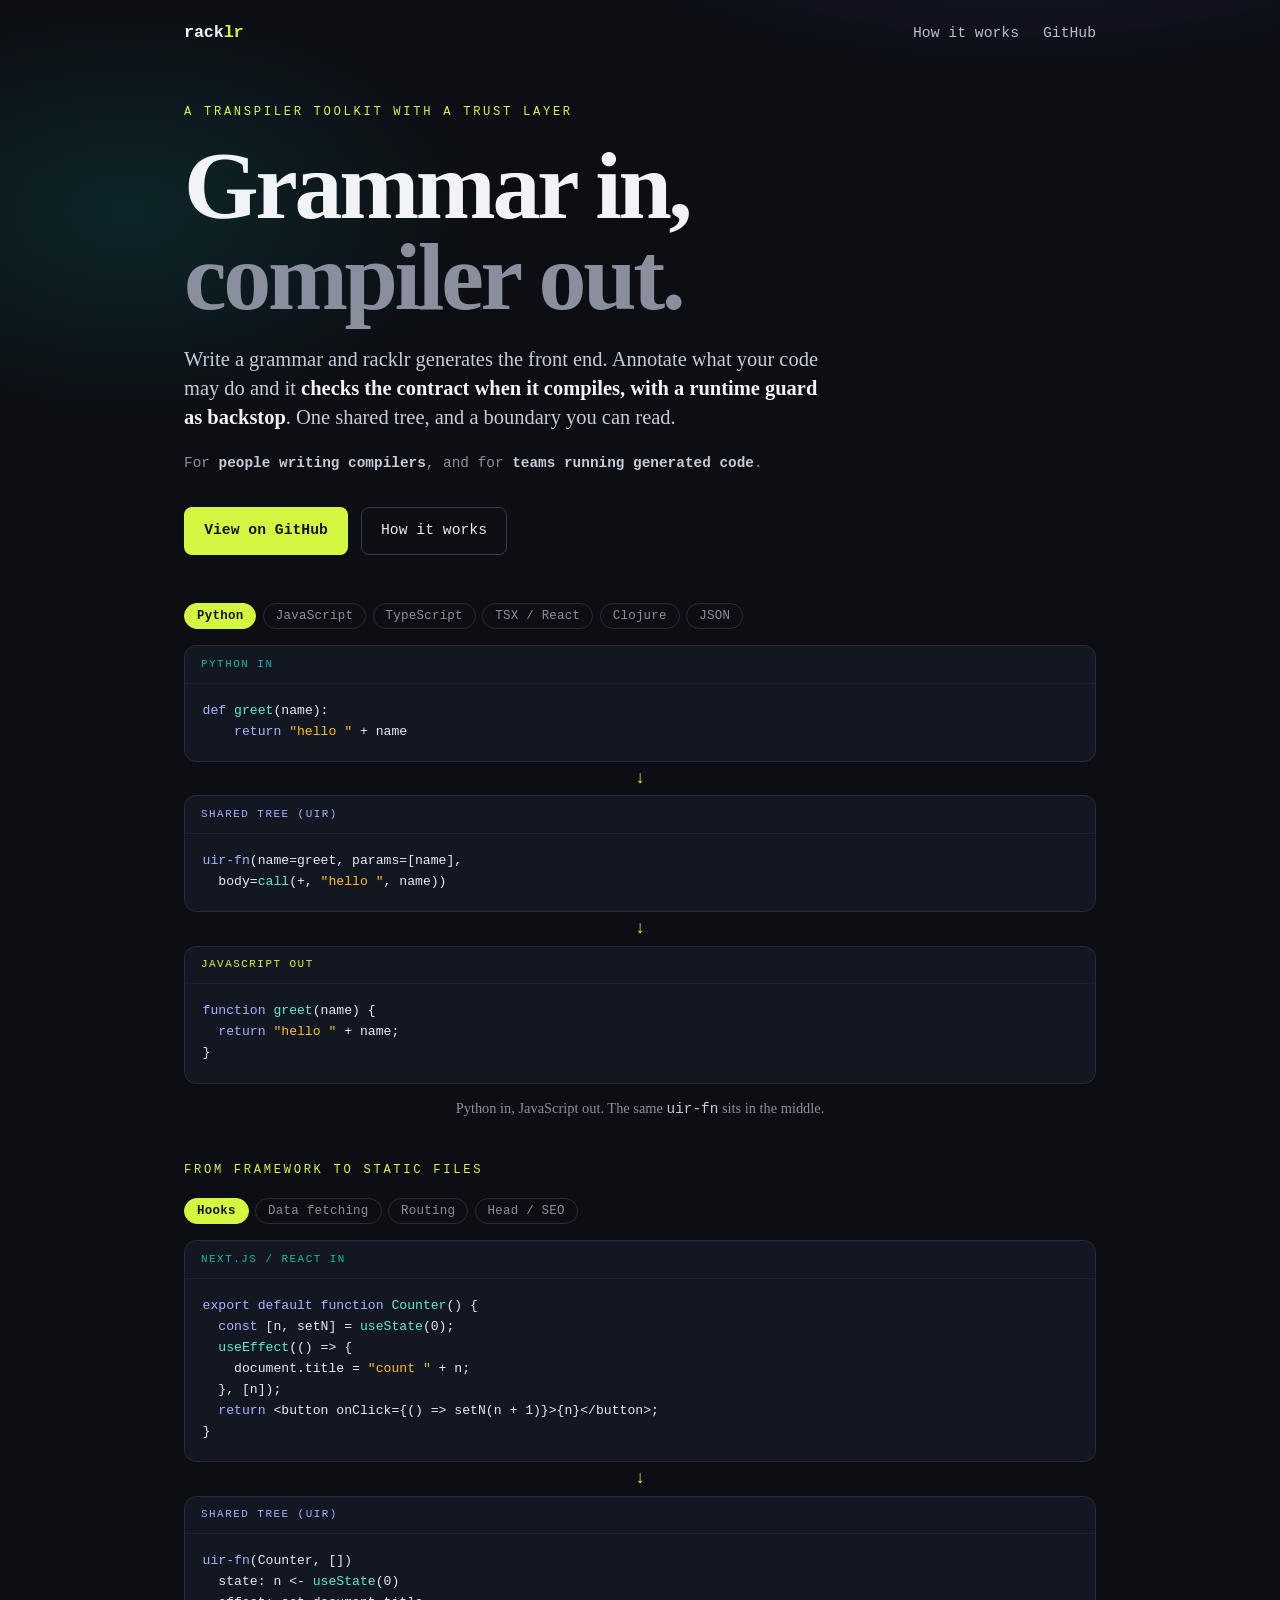
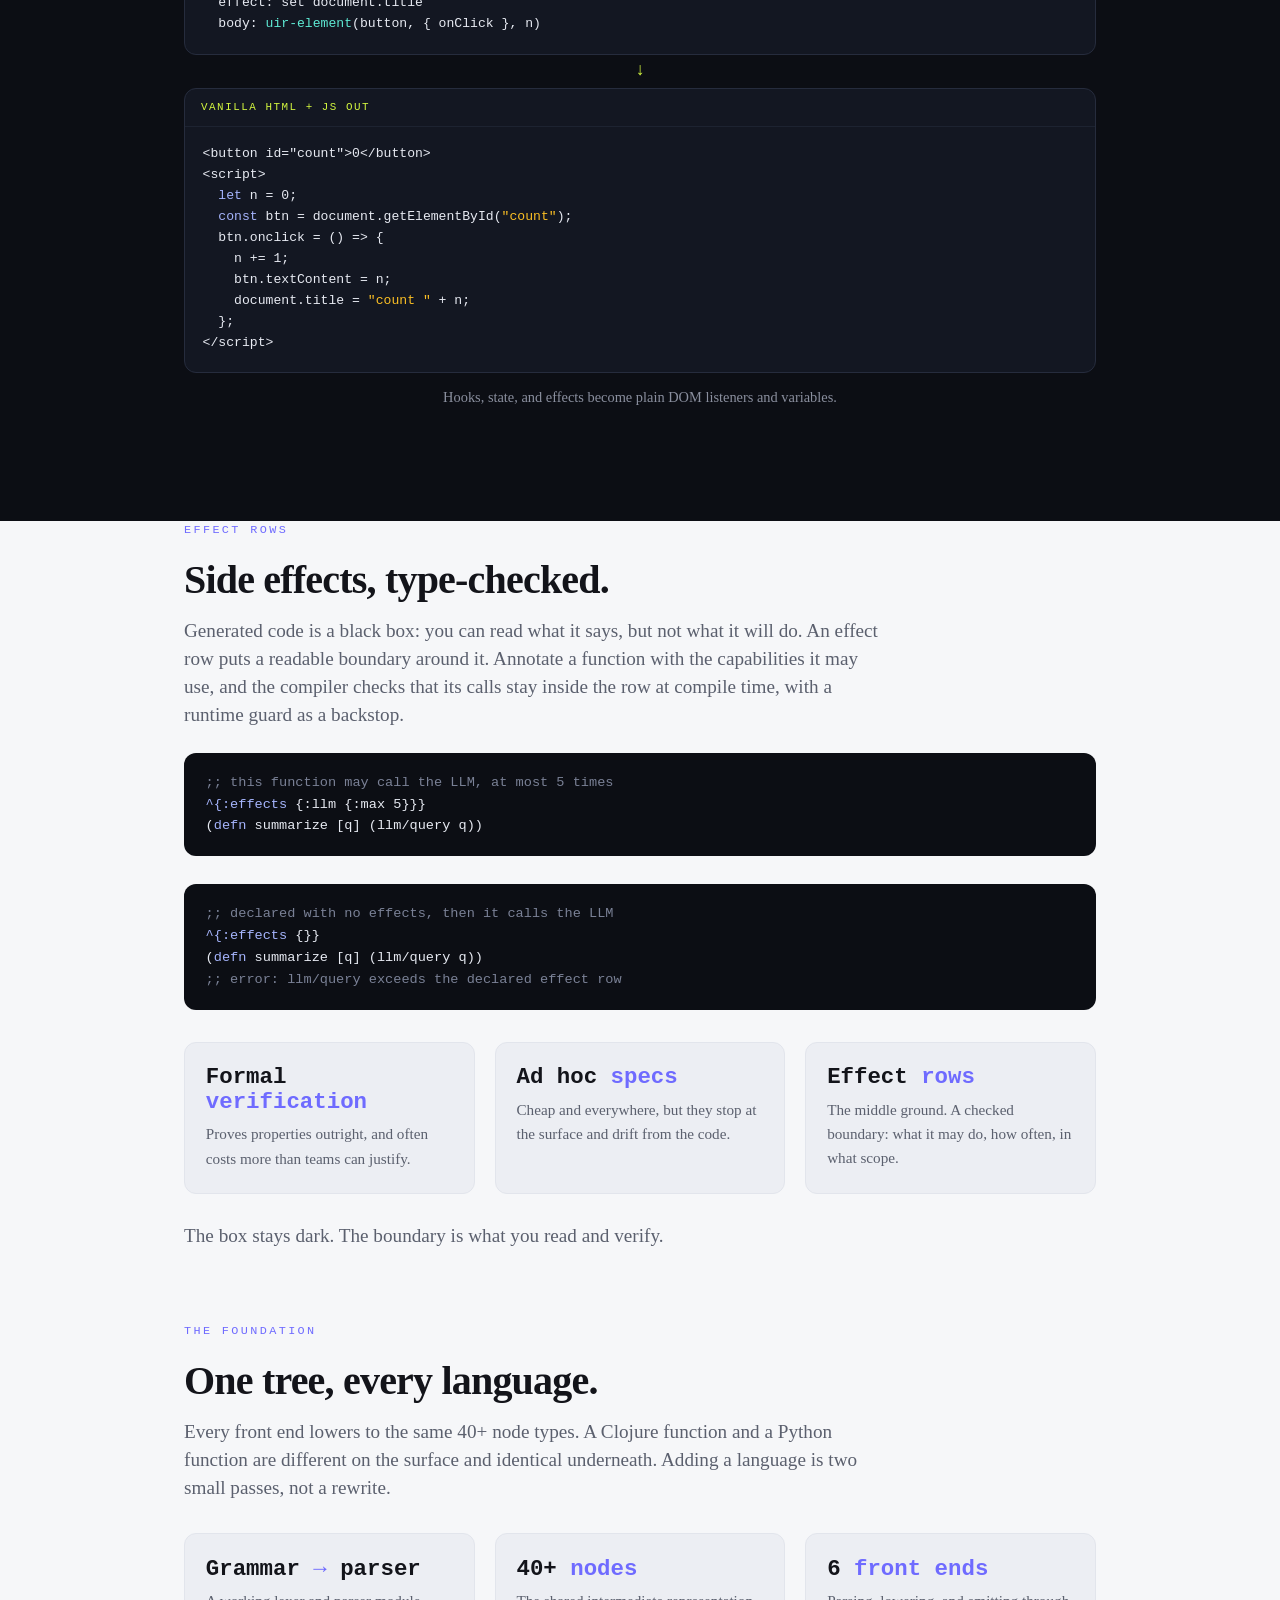
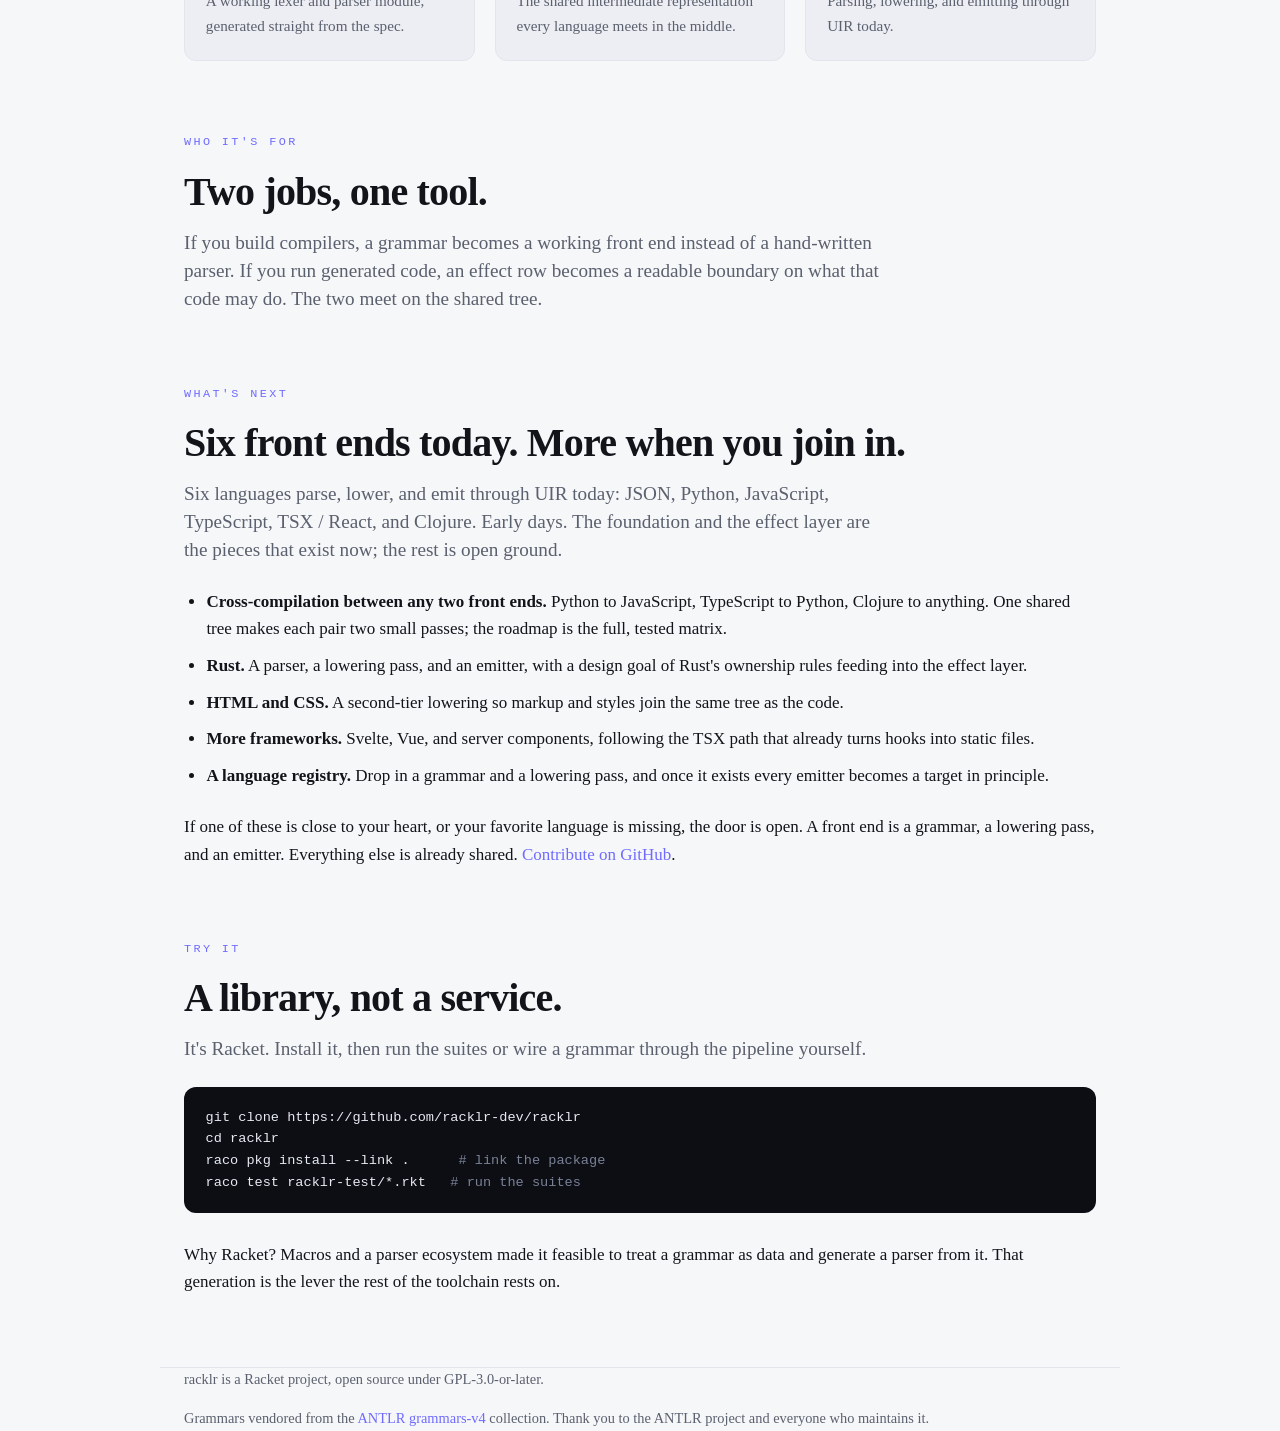
<file: docs/index.html>
<!doctype html>
<html lang="en">
<head>
<meta charset="utf-8">
<meta name="viewport" content="width=device-width, initial-scale=1">
<title>racklr: grammar in, compiler out</title>
<style>
  :root {
    --dark: #0c0e14;
    --dark-2: #131722;
    --ink: #13141a;
    --ink-soft: #5b606e;
    --bg: #f6f7f9;
    --bg-2: #eceef3;
    --rule: #e2e5ec;
    --acid: #d4f73f;
    --indigo: #6f6bff;
    --teal: #14b8a6;
    --mono: ui-monospace, "SFMono-Regular", "SF Mono", Menlo, Consolas, monospace;
    --serif: "Iowan Old Style", Charter, "Bitstream Charter", Georgia, "Times New Roman", serif;
  }

  * { box-sizing: border-box; }
  html { scroll-behavior: smooth; }

  body {
    margin: 0;
    background: var(--bg);
    color: var(--ink);
    font-family: var(--serif);
    font-size: 17px;
    line-height: 1.6;
    -webkit-font-smoothing: antialiased;
    text-rendering: optimizeLegibility;
  }

  .wrap { max-width: 60rem; margin: 0 auto; padding: 0 1.5rem; }

  a { color: var(--indigo); text-decoration: none; }
  a:hover { text-decoration: underline; }

  /* ── Hero ─────────────────────────────────────────────── */

  .hero {
    background:
      radial-gradient(60rem 30rem at 80% -10%, rgba(111,107,255,0.22), transparent 60%),
      radial-gradient(40rem 24rem at 10% 10%, rgba(20,184,166,0.14), transparent 55%),
      var(--dark);
    color: #f2f3f7;
    padding: 1.25rem 0 4.5rem;
    overflow: hidden;
  }

  nav {
    display: flex;
    align-items: center;
    justify-content: space-between;
    margin-bottom: 3.5rem;
  }

  .logo {
    font-family: var(--mono);
    font-weight: 700;
    font-size: 1.05rem;
    letter-spacing: -0.01em;
    color: #f2f3f7;
  }
  .logo .mark { color: var(--acid); }

  .nav-links { display: flex; gap: 1.5rem; align-items: center; }
  .nav-links a { color: #b8bdc9; font-size: 0.92rem; font-family: var(--mono); }
  .nav-links a:hover { color: #f2f3f7; }

  .eyebrow {
    font-family: var(--mono);
    font-size: 0.76rem;
    text-transform: uppercase;
    letter-spacing: 0.22em;
    color: var(--acid);
    margin: 0 0 1.1rem;
  }

  h1 {
    font-size: clamp(3rem, 8.5vw, 6rem);
    line-height: 0.95;
    margin: 0 0 1.4rem;
    font-weight: 800;
    letter-spacing: -0.035em;
  }
  h1 .dim { color: #8a8f9e; font-weight: 600; }

  .lede {
    font-size: 1.28rem;
    line-height: 1.42;
    color: #c6cbd8;
    max-width: 40rem;
    margin: 0 0 1.25rem;
  }
  .lede strong { color: #f2f3f7; }

  .for-whom {
    font-family: var(--mono);
    font-size: 0.9rem;
    color: #8a8f9e;
    margin: 0 0 2rem;
  }
  .for-whom b { color: #c6cbd8; font-weight: 600; }

  /* ── The transform (vertical pipeline) ────────────────── */

  .transform {
    display: grid;
    grid-template-columns: 1fr;
    gap: 0.35rem;
    margin-bottom: 0.85rem;
  }

  .panel {
    background: var(--dark-2);
    border: 1px solid #262c3d;
    border-radius: 12px;
    overflow: hidden;
  }

  .panel .cap {
    font-family: var(--mono);
    font-size: 0.68rem;
    text-transform: uppercase;
    letter-spacing: 0.14em;
    color: #8a8f9e;
    padding: 0.6rem 1rem;
    border-bottom: 1px solid #1d2331;
  }
  .panel.in .cap { color: var(--teal); }
  .panel.mid .cap { color: #a5b4fc; }
  .panel.out .cap { color: var(--acid); }

  .panel pre {
    margin: 0;
    padding: 1rem 1.1rem 1.2rem;
    font-family: var(--mono);
    font-size: 0.82rem;
    line-height: 1.6;
    color: #e7eaf2;
    overflow-x: auto;
  }
  .panel .kw { color: #a5b4fc; }
  .panel .fn { color: #5eead4; }
  .panel .s  { color: #fbbf24; }
  .panel .c  { color: #7a8196; }

  .arrow {
    display: flex;
    justify-content: center;
    color: var(--acid);
    font-family: var(--mono);
    font-size: 1.1rem;
    line-height: 1;
    padding: 0.15rem 0;
    animation: nudge 2.4s ease-in-out infinite;
  }

  @keyframes nudge {
    0%, 100% { transform: translateY(0); opacity: 0.75; }
    50% { transform: translateY(4px); opacity: 1; }
  }

  .transform-note {
    text-align: center;
    color: #8a8f9e;
    font-size: 0.9rem;
    margin: 0 0 2.5rem;
  }
  .transform-note code { color: #c6cbd8; font-family: var(--mono); }

  .lang-tabs {
    display: flex;
    flex-wrap: wrap;
    gap: 0.4rem;
    margin: 0 0 1rem;
  }

  .tab {
    font-family: var(--mono);
    font-size: 0.78rem;
    letter-spacing: 0.02em;
    color: #8a8f9e;
    background: transparent;
    border: 1px solid #262c3d;
    border-radius: 999px;
    padding: 0.32rem 0.75rem;
    cursor: pointer;
    transition: color 0.15s, border-color 0.15s, background 0.15s;
  }
  .tab:hover { color: #e7eaf2; border-color: #4a5164; }
  .tab.active {
    color: #13160a;
    background: var(--acid);
    border-color: var(--acid);
    font-weight: 600;
  }

  .panel pre.fade { animation: fadeIn 0.18s ease; }
  @keyframes fadeIn {
    from { opacity: 0; transform: translateY(3px); }
    to { opacity: 1; transform: none; }
  }

  .ctas { display: flex; gap: 0.8rem; flex-wrap: wrap; margin: 0 0 3rem; }

  .btn {
    display: inline-block;
    font-family: var(--mono);
    font-size: 0.92rem;
    padding: 0.7rem 1.2rem;
    border-radius: 8px;
    border: 1px solid transparent;
    text-decoration: none;
  }
  .btn:hover { text-decoration: none; }
  .btn.primary { background: var(--acid); color: #13160a; font-weight: 600; }
  .btn.primary:hover { background: #c4e62f; }
  .btn.ghost { border-color: #333a4d; color: #e7eaf2; }
  .btn.ghost:hover { border-color: #6f6bff; color: #fff; }

  /* ── Sections ─────────────────────────────────────────── */

  main { padding: 4.5rem 0 1rem; }

  section { margin-bottom: 4.5rem; }

  .section-head {
    font-family: var(--mono);
    font-size: 0.74rem;
    text-transform: uppercase;
    letter-spacing: 0.2em;
    color: var(--indigo);
    margin: 0 0 1.1rem;
  }

  h2 {
    font-size: clamp(1.8rem, 4vw, 2.5rem);
    line-height: 1.08;
    margin: 0 0 1rem;
    font-weight: 800;
    letter-spacing: -0.02em;
  }

  .lede-light {
    font-size: 1.2rem;
    line-height: 1.45;
    color: var(--ink-soft);
    max-width: 44rem;
    margin: 0 0 1.5rem;
  }

  .facts {
    display: grid;
    grid-template-columns: repeat(3, 1fr);
    gap: 1.25rem;
    margin-top: 2rem;
  }

  .fact {
    background: var(--bg-2);
    border: 1px solid var(--rule);
    border-radius: 12px;
    padding: 1.4rem 1.3rem;
  }

  .fact .t {
    font-family: var(--mono);
    font-size: 1.4rem;
    font-weight: 700;
    color: var(--ink);
    display: block;
    line-height: 1.1;
    margin-bottom: 0.5rem;
  }
  .fact .t span { color: var(--indigo); }
  .fact p { margin: 0; color: var(--ink-soft); font-size: 0.95rem; }

  pre.code {
    background: var(--dark);
    color: #e7eaf2;
    border-radius: 12px;
    padding: 1.2rem 1.35rem;
    overflow-x: auto;
    font-family: var(--mono);
    font-size: 0.85rem;
    line-height: 1.6;
    margin: 1.5rem 0 1.75rem;
  }
  pre.code .c { color: #7a8196; }
  pre.code .kw { color: #a5b4fc; }
  pre.code .s { color: #fbbf24; }

  ul { margin: 0 0 1.5rem; padding-left: 1.4rem; }
  li { margin-bottom: 0.6rem; }
  li strong { color: var(--ink); }

  /* ── Footer ───────────────────────────────────────────── */

  footer {
    border-top: 1px solid var(--rule);
    padding: 2rem 0 3rem;
    color: var(--ink-soft);
    font-size: 0.9rem;
    display: flex;
    justify-content: space-between;
    gap: 1rem;
    flex-wrap: wrap;
  }

  /* ── Dark mode ────────────────────────────────────────── */

  @media (prefers-color-scheme: dark) {
    :root {
      --bg: #101318;
      --bg-2: #171b24;
      --ink: #eef0f5;
      --ink-soft: #a3a9b8;
      --rule: #262c3a;
      --indigo: #a5b4fc;
    }
    .hero { border-bottom: 1px solid #1d2331; }
    .fact { background: var(--bg-2); border-color: var(--rule); }
    pre.code { background: #0b0d13; }
  }

  @media (max-width: 720px) {
    .facts { grid-template-columns: 1fr; }
  }
</style>
</head>
<body>

<header class="hero">
  <div class="wrap">
    <nav>
      <span class="logo">rack<span class="mark">lr</span></span>
      <div class="nav-links">
        <a href="how-it-works.html">How it works</a>
        <a href="https://github.com/racklr-dev/racklr">GitHub</a>
      </div>
    </nav>

    <p class="eyebrow">A transpiler toolkit with a trust layer</p>
    <h1>Grammar in,<br><span class="dim">compiler out.</span></h1>
    <p class="lede">
      Write a grammar and racklr generates the front end. Annotate what your code may do and it
      <strong>checks the contract when it compiles, with a runtime guard as backstop</strong>. One
      shared tree, and a boundary you can read.
    </p>
    <p class="for-whom">For <b>people writing compilers</b>, and for <b>teams running generated code</b>.</p>

    <div class="ctas">
      <a class="btn primary" href="https://github.com/racklr-dev/racklr">View on GitHub</a>
      <a class="btn ghost" href="how-it-works.html">How it works</a>
    </div>

    <div class="lang-tabs" id="lang-tabs">
      <button class="tab active" data-lang="python">Python</button>
      <button class="tab" data-lang="javascript">JavaScript</button>
      <button class="tab" data-lang="typescript">TypeScript</button>
      <button class="tab" data-lang="tsx">TSX / React</button>
      <button class="tab" data-lang="clojure">Clojure</button>
      <button class="tab" data-lang="json">JSON</button>
    </div>

    <div class="transform" id="lang-transform">
      <div class="panel in">
        <div class="cap" id="src-cap">Python in</div>
        <pre id="src-code"><span class="kw">def</span> <span class="fn">greet</span>(name):
    <span class="kw">return</span> <span class="s">"hello "</span> + name</pre>
      </div>
      <div class="arrow">&darr;</div>
      <div class="panel mid">
        <div class="cap">Shared tree (UIR)</div>
        <pre id="mid-code"><span class="kw">uir-fn</span>(name=greet, params=[name],
  body=<span class="fn">call</span>(+, <span class="s">"hello "</span>, name))</pre>
      </div>
      <div class="arrow">&darr;</div>
      <div class="panel out">
        <div class="cap" id="out-cap">JavaScript out</div>
        <pre id="out-code"><span class="kw">function</span> <span class="fn">greet</span>(name) {
  <span class="kw">return</span> <span class="s">"hello "</span> + name;
}</pre>
      </div>
    </div>
    <p class="transform-note" id="transform-note">Python in, JavaScript out. The same <code>uir-fn</code> sits in the middle.</p>

    <p class="eyebrow">From framework to static files</p>
    <div class="lang-tabs" id="react-tabs">
      <button class="tab active" data-example="hooks">Hooks</button>
      <button class="tab" data-example="data">Data fetching</button>
      <button class="tab" data-example="routing">Routing</button>
      <button class="tab" data-example="head">Head / SEO</button>
    </div>

    <div class="transform" id="react-transform">
      <div class="panel in">
        <div class="cap">Next.js / React in</div>
        <pre id="r-src-code"><span class="kw">export default function</span> <span class="fn">Counter</span>() {
  <span class="kw">const</span> [n, setN] = <span class="fn">useState</span>(0);
  <span class="fn">useEffect</span>(() =&gt; {
    document.title = <span class="s">"count "</span> + n;
  }, [n]);
  <span class="kw">return</span> &lt;button onClick={() =&gt; setN(n + 1)}&gt;{n}&lt;/button&gt;;
}</pre>
      </div>
      <div class="arrow">&darr;</div>
      <div class="panel mid">
        <div class="cap">Shared tree (UIR)</div>
        <pre id="r-mid-code"><span class="kw">uir-fn</span>(Counter, [])
  state: n &lt;- <span class="fn">useState</span>(0)
  effect: set document.title
  body: <span class="fn">uir-element</span>(button, { onClick }, n)</pre>
      </div>
      <div class="arrow">&darr;</div>
      <div class="panel out">
        <div class="cap">Vanilla HTML + JS out</div>
        <pre id="r-out-code">&lt;button id="count"&gt;0&lt;/button&gt;
&lt;script&gt;
  <span class="kw">let</span> n = 0;
  <span class="kw">const</span> btn = document.getElementById(<span class="s">"count"</span>);
  btn.onclick = () =&gt; {
    n += 1;
    btn.textContent = n;
    document.title = <span class="s">"count "</span> + n;
  };
&lt;/script&gt;</pre>
      </div>
    </div>
    <p class="transform-note" id="react-note">Hooks, state, and effects become plain DOM listeners and variables.</p>
  </div>
</header>

<main class="wrap">

  <section>
    <p class="section-head">Effect rows</p>
    <h2>Side effects, type-checked.</h2>
    <p class="lede-light">
      Generated code is a black box: you can read what it says, but not what it will do. An effect
      row puts a readable boundary around it. Annotate a function with the capabilities it may use,
      and the compiler checks that its calls stay inside the row at compile time, with a runtime
      guard as a backstop.
    </p>
    <pre class="code"><span class="c">;; this function may call the LLM, at most 5 times</span>
<span class="kw">^{:effects</span> {:llm {:max 5}}}
(<span class="kw">defn</span> summarize [q] (llm/query q))</pre>
    <pre class="code"><span class="c">;; declared with no effects, then it calls the LLM</span>
<span class="kw">^{:effects</span> {}}
(<span class="kw">defn</span> summarize [q] (llm/query q))
<span class="c">;; error: llm/query exceeds the declared effect row</span></pre>
    <div class="facts">
      <div class="fact">
        <span class="t">Formal <span>verification</span></span>
        <p>Proves properties outright, and often costs more than teams can justify.</p>
      </div>
      <div class="fact">
        <span class="t">Ad hoc <span>specs</span></span>
        <p>Cheap and everywhere, but they stop at the surface and drift from the code.</p>
      </div>
      <div class="fact">
        <span class="t">Effect <span>rows</span></span>
        <p>The middle ground. A checked boundary: what it may do, how often, in what scope.</p>
      </div>
    </div>
    <p class="lede-light" style="margin-top:1.75rem;">
      The box stays dark. The boundary is what you read and verify.
    </p>
  </section>

  <section>
    <p class="section-head">The foundation</p>
    <h2>One tree, every language.</h2>
    <p class="lede-light">
      Every front end lowers to the same 40+ node types. A Clojure function and a Python function
      are different on the surface and identical underneath. Adding a language is two small passes,
      not a rewrite.
    </p>
    <div class="facts">
      <div class="fact">
        <span class="t">Grammar <span>&rarr;</span> parser</span>
        <p>A working lexer and parser module, generated straight from the spec.</p>
      </div>
      <div class="fact">
        <span class="t">40+ <span>nodes</span></span>
        <p>The shared intermediate representation every language meets in the middle.</p>
      </div>
      <div class="fact">
        <span class="t">6 <span>front ends</span></span>
        <p>Parsing, lowering, and emitting through UIR today.</p>
      </div>
    </div>
  </section>

  <section>
    <p class="section-head">Who it's for</p>
    <h2>Two jobs, one tool.</h2>
    <p class="lede-light">
      If you build compilers, a grammar becomes a working front end instead of a hand-written parser.
      If you run generated code, an effect row becomes a readable boundary on what that code may do.
      The two meet on the shared tree.
    </p>
  </section>

  <section>
    <p class="section-head">What's next</p>
    <h2>Six front ends today. More when you join in.</h2>
    <p class="lede-light">
      Six languages parse, lower, and emit through UIR today: JSON, Python, JavaScript, TypeScript,
      TSX / React, and Clojure. Early days. The foundation and the effect layer are the pieces that
      exist now; the rest is open ground.
    </p>
    <ul>
      <li>
        <strong>Cross-compilation between any two front ends.</strong> Python to JavaScript,
        TypeScript to Python, Clojure to anything. One shared tree makes each pair two small passes;
        the roadmap is the full, tested matrix.
      </li>
      <li>
        <strong>Rust.</strong> A parser, a lowering pass, and an emitter, with a design goal of
        Rust's ownership rules feeding into the effect layer.
      </li>
      <li>
        <strong>HTML and CSS.</strong> A second-tier lowering so markup and styles join the same
        tree as the code.
      </li>
      <li>
        <strong>More frameworks.</strong> Svelte, Vue, and server components, following the TSX path
        that already turns hooks into static files.
      </li>
      <li>
        <strong>A language registry.</strong> Drop in a grammar and a lowering pass, and once it
        exists every emitter becomes a target in principle.
      </li>
    </ul>
    <p>
      If one of these is close to your heart, or your favorite language is missing, the door is open.
      A front end is a grammar, a lowering pass, and an emitter. Everything else is already shared.
      <a href="https://github.com/racklr-dev/racklr">Contribute on GitHub</a>.
    </p>
  </section>

  <section>
    <p class="section-head">Try it</p>
    <h2>A library, not a service.</h2>
    <p class="lede-light">
      It's Racket. Install it, then run the suites or wire a grammar through the pipeline yourself.
    </p>
    <pre class="code">git clone https://github.com/racklr-dev/racklr
cd racklr
raco pkg install --link .      <span class="c"># link the package</span>
raco test racklr-test/*.rkt   <span class="c"># run the suites</span></pre>
    <p>
      Why Racket? Macros and a parser ecosystem made it feasible to treat a grammar as data and
      generate a parser from it. That generation is the lever the rest of the toolchain rests on.
    </p>
  </section>

</main>

<footer class="wrap">
  <span>racklr is a Racket project, open source under GPL-3.0-or-later.</span>
  <span>Grammars vendored from the <a href="https://github.com/antlr/grammars-v4">ANTLR grammars-v4</a> collection. Thank you to the ANTLR project and everyone who maintains it.</span>
</footer>

<script>
(function () {
  /* ── Language transpile showcase ─────────────────────── */

  var langs = {
    python: {
      cap: "Python in",
      src: '<span class="kw">def</span> <span class="fn">greet</span>(name):\n    <span class="kw">return</span> <span class="s">"hello "</span> + name',
      mid: '<span class="kw">uir-fn</span>(name=greet, params=[name],\n  body=<span class="fn">call</span>(+, <span class="s">"hello "</span>, name))',
      outCap: "JavaScript out",
      out: '<span class="kw">function</span> <span class="fn">greet</span>(name) {\n  <span class="kw">return</span> <span class="s">"hello "</span> + name;\n}',
      note: 'Python in, JavaScript out. The same <code>uir-fn</code> sits in the middle.'
    },
    javascript: {
      cap: "JavaScript in",
      src: '<span class="kw">function</span> <span class="fn">greet</span>(name) {\n  <span class="kw">return</span> <span class="s">"hello "</span> + name;\n}',
      mid: '<span class="kw">uir-fn</span>(name=greet, params=[name],\n  body=<span class="fn">call</span>(+, <span class="s">"hello "</span>, name))',
      outCap: "Python out",
      out: '<span class="kw">def</span> <span class="fn">greet</span>(name):\n    <span class="kw">return</span> <span class="s">"hello "</span> + name',
      note: 'JavaScript in, Python out. The tree does not care which side it came from.'
    },
    typescript: {
      cap: "TypeScript in",
      src: '<span class="kw">function</span> <span class="fn">greet</span>(name: <span class="fn">string</span>): <span class="fn">string</span> {\n  <span class="kw">return</span> <span class="s">"hello "</span> + name;\n}',
      mid: '<span class="kw">uir-fn</span>(name=greet, params=[name: string],\n  body=<span class="fn">call</span>(+, <span class="s">"hello "</span>, name))',
      outCap: "JavaScript out",
      out: '<span class="kw">function</span> <span class="fn">greet</span>(name) {\n  <span class="kw">return</span> <span class="s">"hello "</span> + name;\n}',
      note: 'Type annotations survive lowering, then drop away when you emit JavaScript.'
    },
    tsx: {
      cap: "TSX / React in",
      src: '<span class="kw">export default function</span> <span class="fn">Greet</span>({ name }) {\n  <span class="kw">return</span> &lt;h1&gt;hello {name}&lt;/h1&gt;;\n}',
      mid: '<span class="kw">uir-fn</span>(name=Greet, params=[{ name }],\n  body=<span class="fn">uir-element</span>(h1, <span class="s">"hello "</span>, name))',
      outCap: "JavaScript out",
      out: '<span class="kw">export default function</span> <span class="fn">Greet</span>({ name }) {\n  <span class="kw">return</span> <span class="fn">React</span>.createElement(<span class="s">"h1"</span>, <span class="kw">null</span>, <span class="s">"hello "</span>, name);\n}',
      note: 'JSX lowers to a <code>uir-element</code>, then emits back out as <code>createElement</code> calls.'
    },
    clojure: {
      cap: "Clojure in",
      src: '(<span class="kw">defn</span> <span class="fn">greet</span> [name]\n  (<span class="fn">str</span> <span class="s">"hello "</span> name))',
      mid: '<span class="kw">uir-fn</span>(name=greet, params=[name],\n  body=<span class="fn">call</span>(str, <span class="s">"hello "</span>, name))',
      outCap: "Python out",
      out: '<span class="kw">def</span> <span class="fn">greet</span>(name):\n    <span class="kw">return</span> <span class="s">"hello "</span> + name',
      note: 'Lisp surface, the same <code>uir-fn</code> underneath, Python on the way out.'
    },
    json: {
      cap: "JSON in",
      src: '{\n  <span class="s">"greet"</span>: <span class="s">"hello"</span>,\n  <span class="s">"count"</span>: 3\n}',
      mid: '<span class="kw">uir-record</span>({ greet: <span class="s">"hello"</span>, count: 3 })',
      outCap: "Clojure out",
      out: '{:greet <span class="s">"hello"</span>, :count 3}',
      note: 'JSON and a Clojure map are the same <code>uir-record</code> once lowered.'
    }
  };

  var langTabs = document.querySelectorAll('#lang-tabs .tab');
  var srcCap = document.getElementById('src-cap');
  var srcCode = document.getElementById('src-code');
  var midCode = document.getElementById('mid-code');
  var outCap = document.getElementById('out-cap');
  var outCode = document.getElementById('out-code');
  var langNote = document.getElementById('transform-note');

  function replayFade(el) {
    el.classList.remove('fade');
    void el.offsetWidth;
    el.classList.add('fade');
  }

  function showLang(id) {
    var e = langs[id];
    srcCap.textContent = e.cap;
    srcCode.innerHTML = e.src;
    midCode.innerHTML = e.mid;
    outCap.textContent = e.outCap;
    outCode.innerHTML = e.out;
    langNote.innerHTML = e.note;
    for (var i = 0; i < langTabs.length; i++) {
      langTabs[i].classList.toggle('active', langTabs[i].dataset.lang === id);
    }
    replayFade(srcCode);
    replayFade(midCode);
    replayFade(outCode);
  }

  for (var i = 0; i < langTabs.length; i++) {
    langTabs[i].addEventListener('click', function () {
      showLang(this.dataset.lang);
    });
  }

  /* ── Framework-to-static showcase ────────────────────── */

  var react = {
    hooks: {
      src: '<span class="kw">export default function</span> <span class="fn">Counter</span>() {\n  <span class="kw">const</span> [n, setN] = <span class="fn">useState</span>(0);\n  <span class="fn">useEffect</span>(() =&gt; {\n    document.title = <span class="s">"count "</span> + n;\n  }, [n]);\n  <span class="kw">return</span> &lt;button onClick={() =&gt; setN(n + 1)}&gt;{n}&lt;/button&gt;;\n}',
      mid: '<span class="kw">uir-fn</span>(Counter, [])\n  state: n &lt;- <span class="fn">useState</span>(0)\n  effect: set document.title\n  body: <span class="fn">uir-element</span>(button, { onClick }, n)',
      out: '&lt;button id="count"&gt;0&lt;/button&gt;\n&lt;script&gt;\n  <span class="kw">let</span> n = 0;\n  <span class="kw">const</span> btn = document.getElementById(<span class="s">"count"</span>);\n  btn.onclick = () =&gt; {\n    n += 1;\n    btn.textContent = n;\n    document.title = <span class="s">"count "</span> + n;\n  };\n&lt;/script&gt;',
      note: 'Hooks, state, and effects become plain DOM listeners and variables.'
    },
    data: {
      src: '<span class="kw">export default function</span> <span class="fn">Posts</span>({ posts }) {\n  <span class="kw">return</span> &lt;ul&gt;{posts.map(p =&gt; &lt;li&gt;{p.title}&lt;/li&gt;)}&lt;/ul&gt;;\n}\n\n<span class="kw">export async function</span> <span class="fn">getStaticProps</span>() {\n  <span class="kw">const</span> posts = <span class="kw">await</span> <span class="fn">fetchPosts</span>();\n  <span class="kw">return</span> { props: { posts } };\n}',
      mid: '<span class="kw">uir-page</span>(Posts)\n  <span class="kw">uir-fn</span>(Posts, [{ posts }])\n    body: <span class="fn">uir-element</span>(ul, map(li))\n  getStaticProps -&gt; <span class="kw">uir-fn</span>(returns { props })',
      out: '&lt;!-- pre-rendered at build time --&gt;\n&lt;ul&gt;\n  &lt;li&gt;First post&lt;/li&gt;\n  &lt;li&gt;Second post&lt;/li&gt;\n&lt;/ul&gt;',
      note: 'getStaticProps runs at build time and bakes the fetched data into static HTML.'
    },
    routing: {
      src: '<span class="c">// pages/index.js</span>\n<span class="kw">export default function</span> <span class="fn">Home</span>() {\n  <span class="kw">return</span> &lt;Link href="/about"&gt;About&lt;/Link&gt;;\n}',
      mid: '<span class="kw">uir-page</span>("/", Home)\n  body: <span class="fn">uir-link</span>(to = /about)',
      out: '&lt;!-- /index.html --&gt;\n&lt;a href="/about.html"&gt;About&lt;/a&gt;\n\n&lt;!-- /about.html --&gt;\n&lt;h1&gt;About us&lt;/h1&gt;',
      note: 'A multi-page Next.js app becomes a folder of static HTML files, links rewritten to match.'
    },
    head: {
      src: '<span class="kw">import</span> <span class="fn">Head</span> <span class="kw">from</span> <span class="s">"next/head"</span>;\n\n<span class="kw">export default function</span> <span class="fn">Page</span>() {\n  <span class="kw">return</span> (&lt;&gt;\n    &lt;Head&gt;&lt;title&gt;Hello&lt;/title&gt;&lt;/Head&gt;\n    &lt;h1&gt;Hello&lt;/h1&gt;\n  &lt;/&gt;);\n}',
      mid: '<span class="kw">uir-page</span>(Page)\n  <span class="fn">uir-head</span>(title = Hello)\n  body: <span class="fn">uir-element</span>(h1, <span class="s">"Hello"</span>)',
      out: '&lt;!doctype html&gt;\n&lt;head&gt;\n  &lt;title&gt;Hello&lt;/title&gt;\n&lt;/head&gt;\n&lt;body&gt;\n  &lt;h1&gt;Hello&lt;/h1&gt;\n&lt;/body&gt;',
      note: 'next/head moves the title and meta tags into the static HTML head.'
    }
  };

  var reactTabs = document.querySelectorAll('#react-tabs .tab');
  var rSrc = document.getElementById('r-src-code');
  var rMid = document.getElementById('r-mid-code');
  var rOut = document.getElementById('r-out-code');
  var reactNote = document.getElementById('react-note');

  function showReact(id) {
    var e = react[id];
    rSrc.innerHTML = e.src;
    rMid.innerHTML = e.mid;
    rOut.innerHTML = e.out;
    reactNote.innerHTML = e.note;
    for (var j = 0; j < reactTabs.length; j++) {
      reactTabs[j].classList.toggle('active', reactTabs[j].dataset.example === id);
    }
    replayFade(rSrc);
    replayFade(rMid);
    replayFade(rOut);
  }

  for (var k = 0; k < reactTabs.length; k++) {
    reactTabs[k].addEventListener('click', function () {
      showReact(this.dataset.example);
    });
  }
})();
</script>

</body>
</html>
</file>
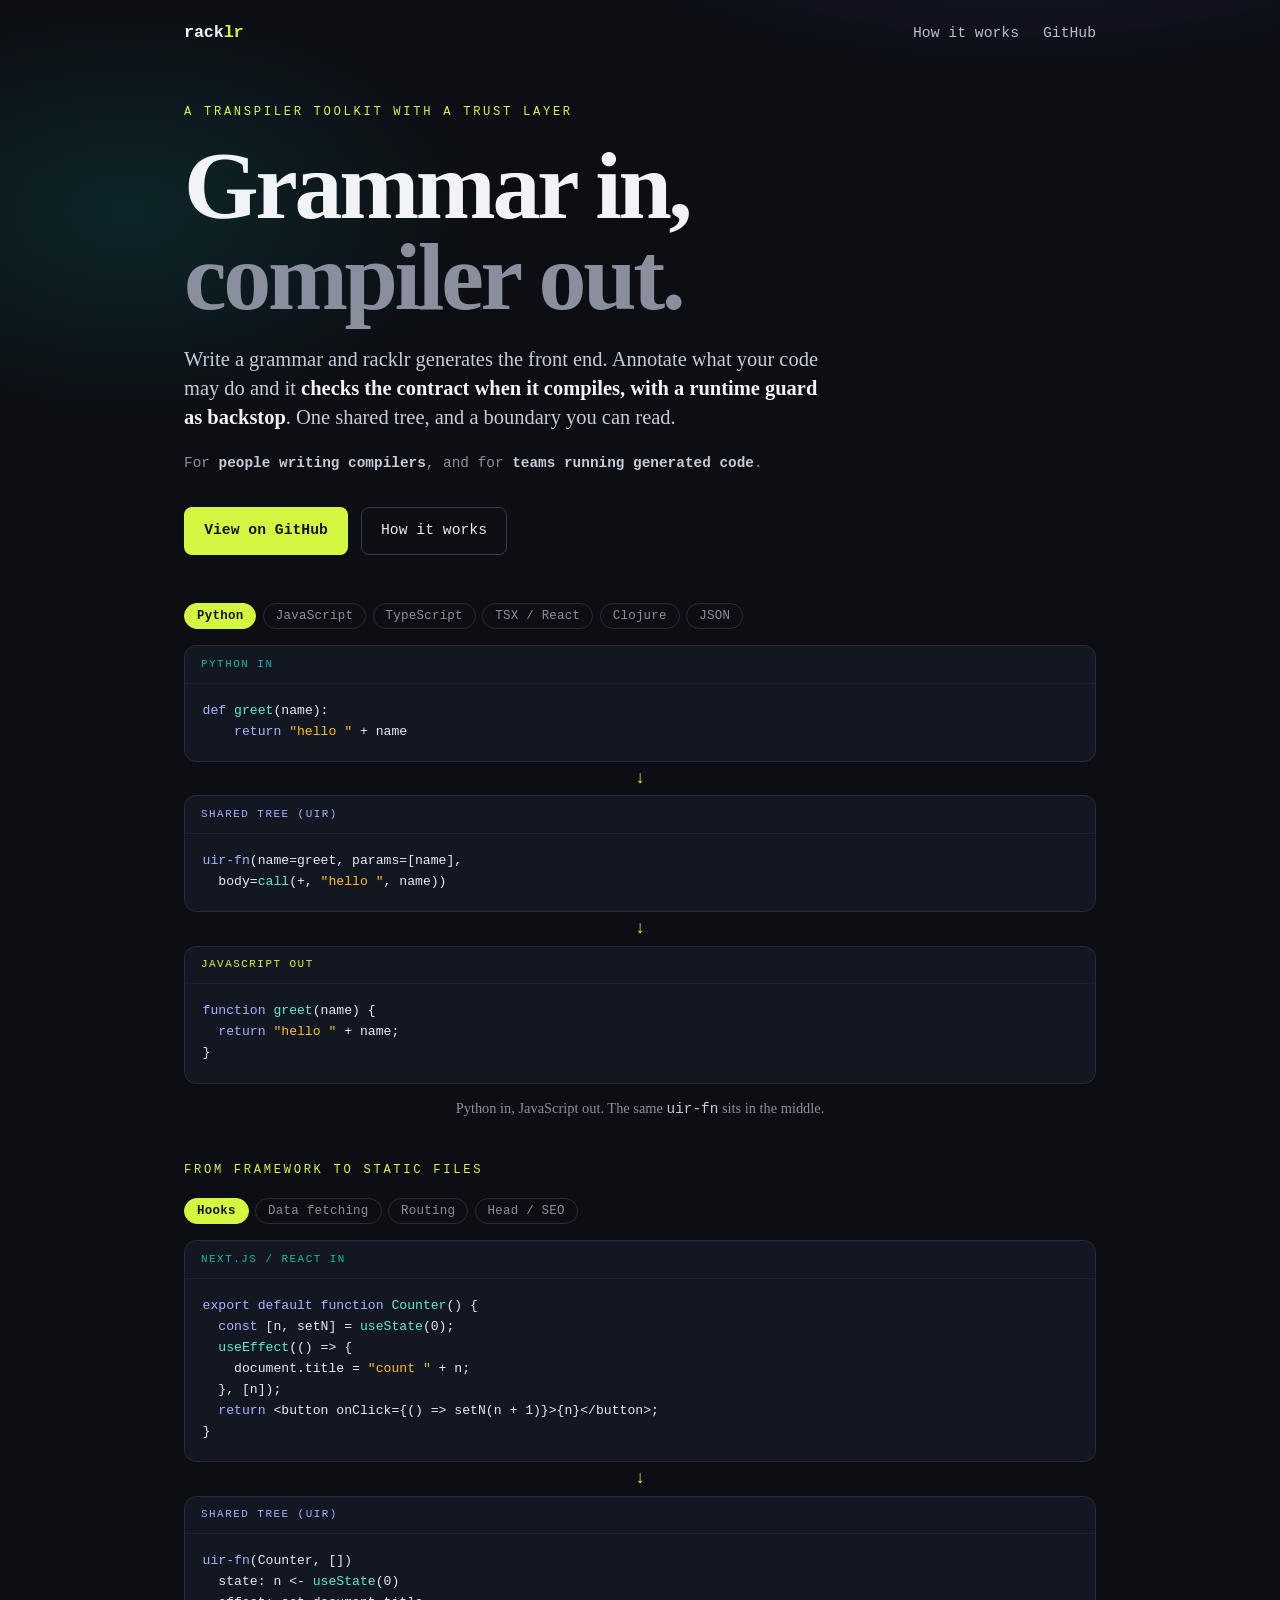
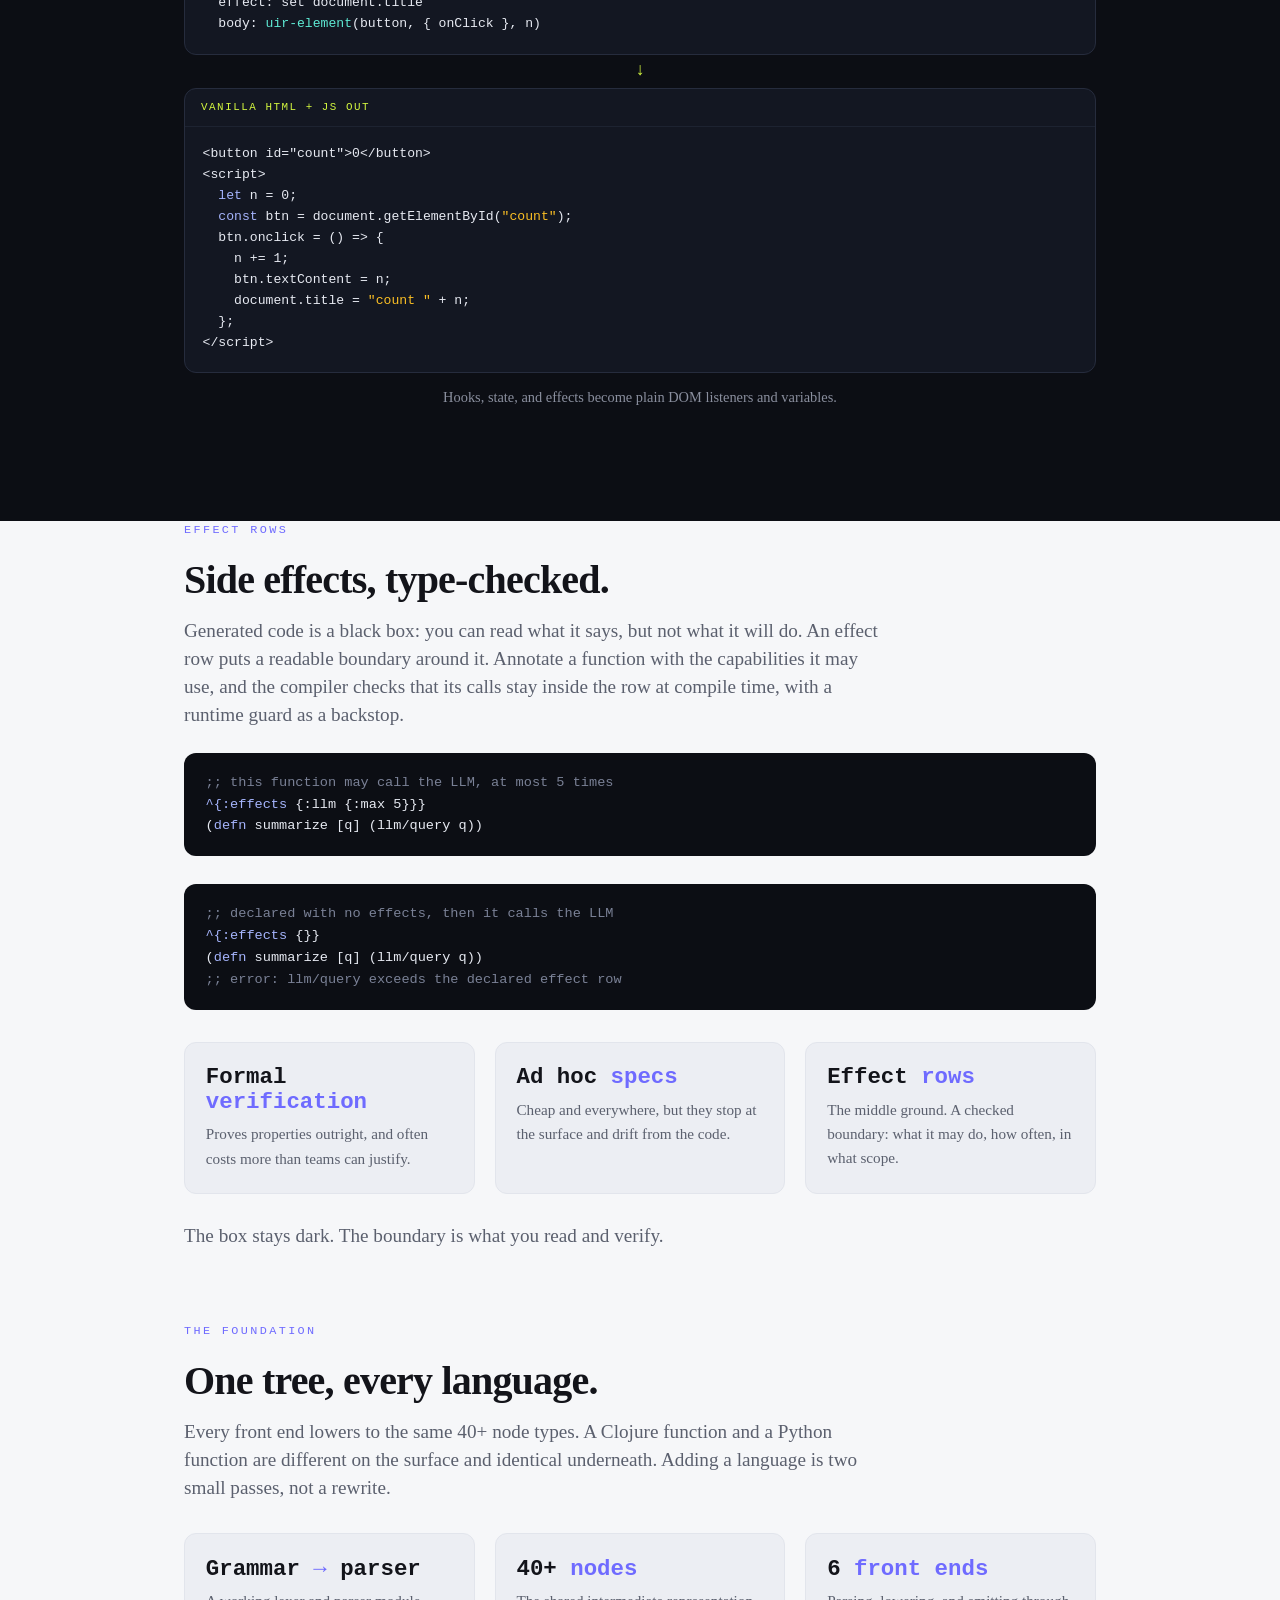
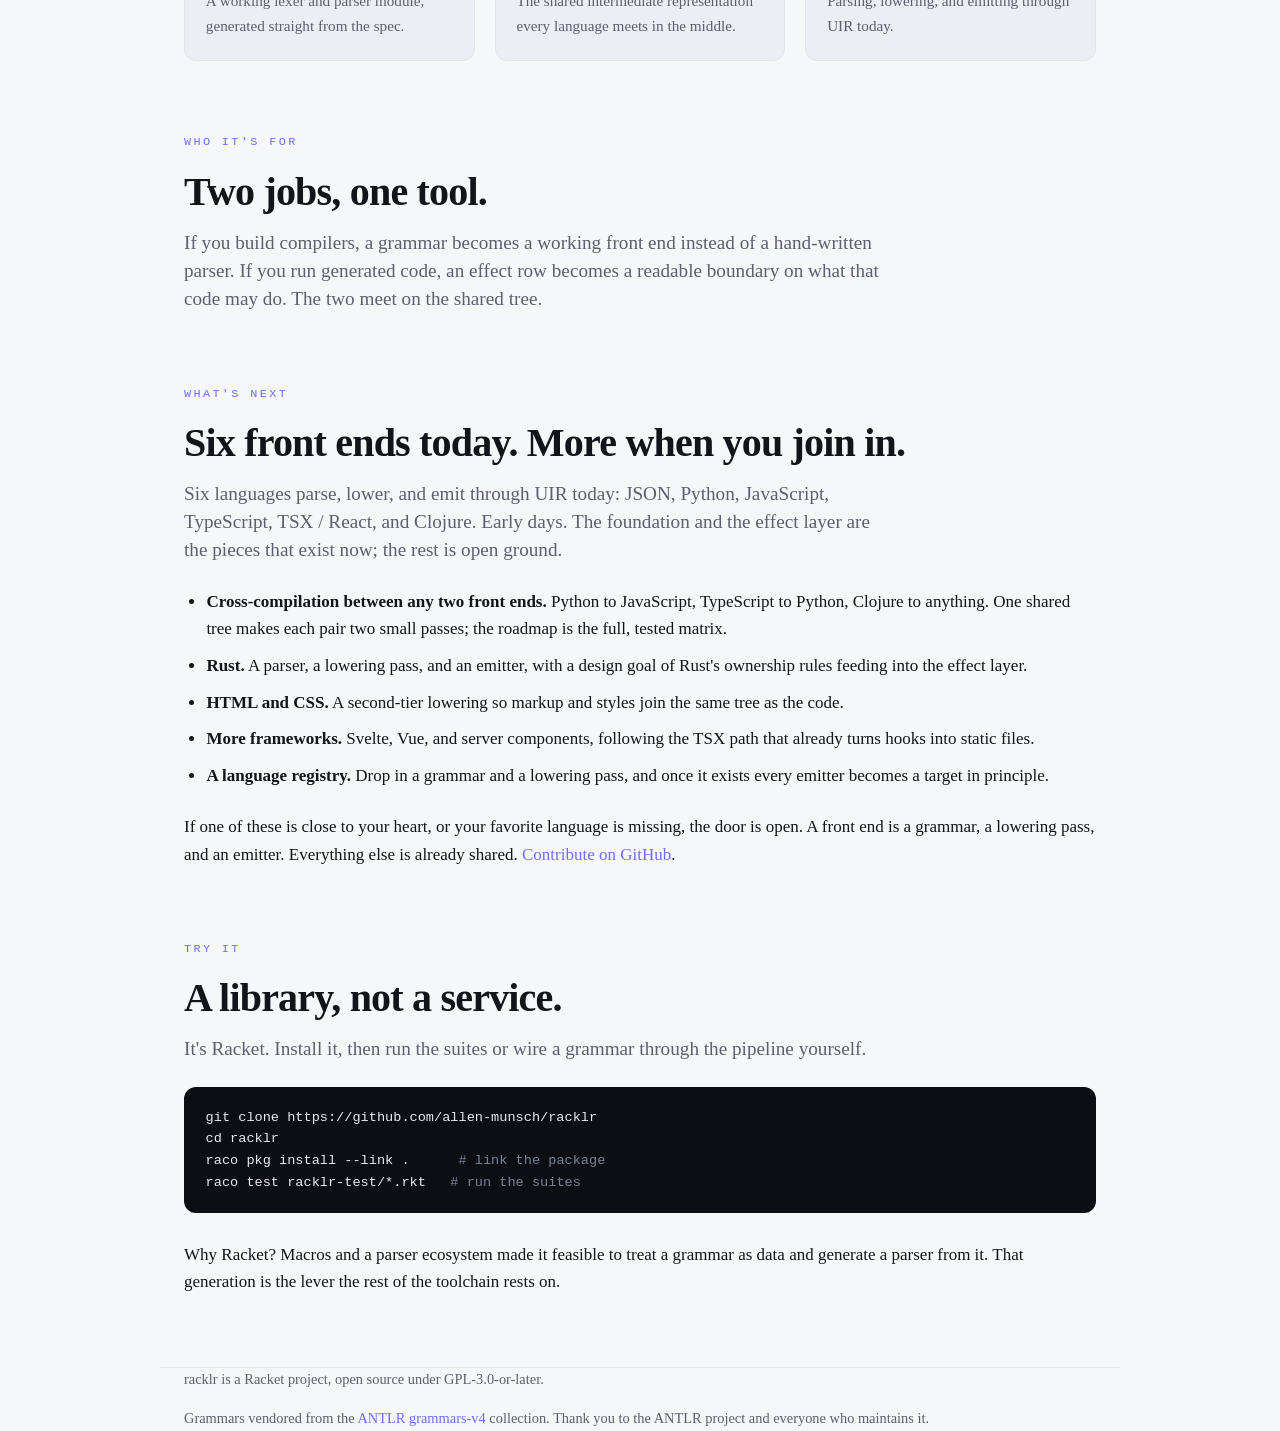
<file: website/index.html>
<!doctype html>
<html lang="en">
<head>
<meta charset="utf-8">
<meta name="viewport" content="width=device-width, initial-scale=1">
<title>racklr: grammar in, compiler out</title>
<style>
  :root {
    --dark: #0c0e14;
    --dark-2: #131722;
    --ink: #13141a;
    --ink-soft: #5b606e;
    --bg: #f6f7f9;
    --bg-2: #eceef3;
    --rule: #e2e5ec;
    --acid: #d4f73f;
    --indigo: #6f6bff;
    --teal: #14b8a6;
    --mono: ui-monospace, "SFMono-Regular", "SF Mono", Menlo, Consolas, monospace;
    --serif: "Iowan Old Style", Charter, "Bitstream Charter", Georgia, "Times New Roman", serif;
  }

  * { box-sizing: border-box; }
  html { scroll-behavior: smooth; }

  body {
    margin: 0;
    background: var(--bg);
    color: var(--ink);
    font-family: var(--serif);
    font-size: 17px;
    line-height: 1.6;
    -webkit-font-smoothing: antialiased;
    text-rendering: optimizeLegibility;
  }

  .wrap { max-width: 60rem; margin: 0 auto; padding: 0 1.5rem; }

  a { color: var(--indigo); text-decoration: none; }
  a:hover { text-decoration: underline; }

  /* ── Hero ─────────────────────────────────────────────── */

  .hero {
    background:
      radial-gradient(60rem 30rem at 80% -10%, rgba(111,107,255,0.22), transparent 60%),
      radial-gradient(40rem 24rem at 10% 10%, rgba(20,184,166,0.14), transparent 55%),
      var(--dark);
    color: #f2f3f7;
    padding: 1.25rem 0 4.5rem;
    overflow: hidden;
  }

  nav {
    display: flex;
    align-items: center;
    justify-content: space-between;
    margin-bottom: 3.5rem;
  }

  .logo {
    font-family: var(--mono);
    font-weight: 700;
    font-size: 1.05rem;
    letter-spacing: -0.01em;
    color: #f2f3f7;
  }
  .logo .mark { color: var(--acid); }

  .nav-links { display: flex; gap: 1.5rem; align-items: center; }
  .nav-links a { color: #b8bdc9; font-size: 0.92rem; font-family: var(--mono); }
  .nav-links a:hover { color: #f2f3f7; }

  .eyebrow {
    font-family: var(--mono);
    font-size: 0.76rem;
    text-transform: uppercase;
    letter-spacing: 0.22em;
    color: var(--acid);
    margin: 0 0 1.1rem;
  }

  h1 {
    font-size: clamp(3rem, 8.5vw, 6rem);
    line-height: 0.95;
    margin: 0 0 1.4rem;
    font-weight: 800;
    letter-spacing: -0.035em;
  }
  h1 .dim { color: #8a8f9e; font-weight: 600; }

  .lede {
    font-size: 1.28rem;
    line-height: 1.42;
    color: #c6cbd8;
    max-width: 40rem;
    margin: 0 0 1.25rem;
  }
  .lede strong { color: #f2f3f7; }

  .for-whom {
    font-family: var(--mono);
    font-size: 0.9rem;
    color: #8a8f9e;
    margin: 0 0 2rem;
  }
  .for-whom b { color: #c6cbd8; font-weight: 600; }

  /* ── The transform (vertical pipeline) ────────────────── */

  .transform {
    display: grid;
    grid-template-columns: 1fr;
    gap: 0.35rem;
    margin-bottom: 0.85rem;
  }

  .panel {
    background: var(--dark-2);
    border: 1px solid #262c3d;
    border-radius: 12px;
    overflow: hidden;
  }

  .panel .cap {
    font-family: var(--mono);
    font-size: 0.68rem;
    text-transform: uppercase;
    letter-spacing: 0.14em;
    color: #8a8f9e;
    padding: 0.6rem 1rem;
    border-bottom: 1px solid #1d2331;
  }
  .panel.in .cap { color: var(--teal); }
  .panel.mid .cap { color: #a5b4fc; }
  .panel.out .cap { color: var(--acid); }

  .panel pre {
    margin: 0;
    padding: 1rem 1.1rem 1.2rem;
    font-family: var(--mono);
    font-size: 0.82rem;
    line-height: 1.6;
    color: #e7eaf2;
    overflow-x: auto;
  }
  .panel .kw { color: #a5b4fc; }
  .panel .fn { color: #5eead4; }
  .panel .s  { color: #fbbf24; }
  .panel .c  { color: #7a8196; }

  .arrow {
    display: flex;
    justify-content: center;
    color: var(--acid);
    font-family: var(--mono);
    font-size: 1.1rem;
    line-height: 1;
    padding: 0.15rem 0;
    animation: nudge 2.4s ease-in-out infinite;
  }

  @keyframes nudge {
    0%, 100% { transform: translateY(0); opacity: 0.75; }
    50% { transform: translateY(4px); opacity: 1; }
  }

  .transform-note {
    text-align: center;
    color: #8a8f9e;
    font-size: 0.9rem;
    margin: 0 0 2.5rem;
  }
  .transform-note code { color: #c6cbd8; font-family: var(--mono); }

  .lang-tabs {
    display: flex;
    flex-wrap: wrap;
    gap: 0.4rem;
    margin: 0 0 1rem;
  }

  .tab {
    font-family: var(--mono);
    font-size: 0.78rem;
    letter-spacing: 0.02em;
    color: #8a8f9e;
    background: transparent;
    border: 1px solid #262c3d;
    border-radius: 999px;
    padding: 0.32rem 0.75rem;
    cursor: pointer;
    transition: color 0.15s, border-color 0.15s, background 0.15s;
  }
  .tab:hover { color: #e7eaf2; border-color: #4a5164; }
  .tab.active {
    color: #13160a;
    background: var(--acid);
    border-color: var(--acid);
    font-weight: 600;
  }

  .panel pre.fade { animation: fadeIn 0.18s ease; }
  @keyframes fadeIn {
    from { opacity: 0; transform: translateY(3px); }
    to { opacity: 1; transform: none; }
  }

  .ctas { display: flex; gap: 0.8rem; flex-wrap: wrap; margin: 0 0 3rem; }

  .btn {
    display: inline-block;
    font-family: var(--mono);
    font-size: 0.92rem;
    padding: 0.7rem 1.2rem;
    border-radius: 8px;
    border: 1px solid transparent;
    text-decoration: none;
  }
  .btn:hover { text-decoration: none; }
  .btn.primary { background: var(--acid); color: #13160a; font-weight: 600; }
  .btn.primary:hover { background: #c4e62f; }
  .btn.ghost { border-color: #333a4d; color: #e7eaf2; }
  .btn.ghost:hover { border-color: #6f6bff; color: #fff; }

  /* ── Sections ─────────────────────────────────────────── */

  main { padding: 4.5rem 0 1rem; }

  section { margin-bottom: 4.5rem; }

  .section-head {
    font-family: var(--mono);
    font-size: 0.74rem;
    text-transform: uppercase;
    letter-spacing: 0.2em;
    color: var(--indigo);
    margin: 0 0 1.1rem;
  }

  h2 {
    font-size: clamp(1.8rem, 4vw, 2.5rem);
    line-height: 1.08;
    margin: 0 0 1rem;
    font-weight: 800;
    letter-spacing: -0.02em;
  }

  .lede-light {
    font-size: 1.2rem;
    line-height: 1.45;
    color: var(--ink-soft);
    max-width: 44rem;
    margin: 0 0 1.5rem;
  }

  .facts {
    display: grid;
    grid-template-columns: repeat(3, 1fr);
    gap: 1.25rem;
    margin-top: 2rem;
  }

  .fact {
    background: var(--bg-2);
    border: 1px solid var(--rule);
    border-radius: 12px;
    padding: 1.4rem 1.3rem;
  }

  .fact .t {
    font-family: var(--mono);
    font-size: 1.4rem;
    font-weight: 700;
    color: var(--ink);
    display: block;
    line-height: 1.1;
    margin-bottom: 0.5rem;
  }
  .fact .t span { color: var(--indigo); }
  .fact p { margin: 0; color: var(--ink-soft); font-size: 0.95rem; }

  pre.code {
    background: var(--dark);
    color: #e7eaf2;
    border-radius: 12px;
    padding: 1.2rem 1.35rem;
    overflow-x: auto;
    font-family: var(--mono);
    font-size: 0.85rem;
    line-height: 1.6;
    margin: 1.5rem 0 1.75rem;
  }
  pre.code .c { color: #7a8196; }
  pre.code .kw { color: #a5b4fc; }
  pre.code .s { color: #fbbf24; }

  ul { margin: 0 0 1.5rem; padding-left: 1.4rem; }
  li { margin-bottom: 0.6rem; }
  li strong { color: var(--ink); }

  /* ── Footer ───────────────────────────────────────────── */

  footer {
    border-top: 1px solid var(--rule);
    padding: 2rem 0 3rem;
    color: var(--ink-soft);
    font-size: 0.9rem;
    display: flex;
    justify-content: space-between;
    gap: 1rem;
    flex-wrap: wrap;
  }

  /* ── Dark mode ────────────────────────────────────────── */

  @media (prefers-color-scheme: dark) {
    :root {
      --bg: #101318;
      --bg-2: #171b24;
      --ink: #eef0f5;
      --ink-soft: #a3a9b8;
      --rule: #262c3a;
      --indigo: #a5b4fc;
    }
    .hero { border-bottom: 1px solid #1d2331; }
    .fact { background: var(--bg-2); border-color: var(--rule); }
    pre.code { background: #0b0d13; }
  }

  @media (max-width: 720px) {
    .facts { grid-template-columns: 1fr; }
  }
</style>
</head>
<body>

<header class="hero">
  <div class="wrap">
    <nav>
      <span class="logo">rack<span class="mark">lr</span></span>
      <div class="nav-links">
        <a href="how-it-works.html">How it works</a>
        <a href="https://github.com/allen-munsch/racklr">GitHub</a>
      </div>
    </nav>

    <p class="eyebrow">A transpiler toolkit with a trust layer</p>
    <h1>Grammar in,<br><span class="dim">compiler out.</span></h1>
    <p class="lede">
      Write a grammar and racklr generates the front end. Annotate what your code may do and it
      <strong>checks the contract when it compiles, with a runtime guard as backstop</strong>. One
      shared tree, and a boundary you can read.
    </p>
    <p class="for-whom">For <b>people writing compilers</b>, and for <b>teams running generated code</b>.</p>

    <div class="ctas">
      <a class="btn primary" href="https://github.com/allen-munsch/racklr">View on GitHub</a>
      <a class="btn ghost" href="how-it-works.html">How it works</a>
    </div>

    <div class="lang-tabs" id="lang-tabs">
      <button class="tab active" data-lang="python">Python</button>
      <button class="tab" data-lang="javascript">JavaScript</button>
      <button class="tab" data-lang="typescript">TypeScript</button>
      <button class="tab" data-lang="tsx">TSX / React</button>
      <button class="tab" data-lang="clojure">Clojure</button>
      <button class="tab" data-lang="json">JSON</button>
    </div>

    <div class="transform" id="lang-transform">
      <div class="panel in">
        <div class="cap" id="src-cap">Python in</div>
        <pre id="src-code"><span class="kw">def</span> <span class="fn">greet</span>(name):
    <span class="kw">return</span> <span class="s">"hello "</span> + name</pre>
      </div>
      <div class="arrow">&darr;</div>
      <div class="panel mid">
        <div class="cap">Shared tree (UIR)</div>
        <pre id="mid-code"><span class="kw">uir-fn</span>(name=greet, params=[name],
  body=<span class="fn">call</span>(+, <span class="s">"hello "</span>, name))</pre>
      </div>
      <div class="arrow">&darr;</div>
      <div class="panel out">
        <div class="cap" id="out-cap">JavaScript out</div>
        <pre id="out-code"><span class="kw">function</span> <span class="fn">greet</span>(name) {
  <span class="kw">return</span> <span class="s">"hello "</span> + name;
}</pre>
      </div>
    </div>
    <p class="transform-note" id="transform-note">Python in, JavaScript out. The same <code>uir-fn</code> sits in the middle.</p>

    <p class="eyebrow">From framework to static files</p>
    <div class="lang-tabs" id="react-tabs">
      <button class="tab active" data-example="hooks">Hooks</button>
      <button class="tab" data-example="data">Data fetching</button>
      <button class="tab" data-example="routing">Routing</button>
      <button class="tab" data-example="head">Head / SEO</button>
    </div>

    <div class="transform" id="react-transform">
      <div class="panel in">
        <div class="cap">Next.js / React in</div>
        <pre id="r-src-code"><span class="kw">export default function</span> <span class="fn">Counter</span>() {
  <span class="kw">const</span> [n, setN] = <span class="fn">useState</span>(0);
  <span class="fn">useEffect</span>(() =&gt; {
    document.title = <span class="s">"count "</span> + n;
  }, [n]);
  <span class="kw">return</span> &lt;button onClick={() =&gt; setN(n + 1)}&gt;{n}&lt;/button&gt;;
}</pre>
      </div>
      <div class="arrow">&darr;</div>
      <div class="panel mid">
        <div class="cap">Shared tree (UIR)</div>
        <pre id="r-mid-code"><span class="kw">uir-fn</span>(Counter, [])
  state: n &lt;- <span class="fn">useState</span>(0)
  effect: set document.title
  body: <span class="fn">uir-element</span>(button, { onClick }, n)</pre>
      </div>
      <div class="arrow">&darr;</div>
      <div class="panel out">
        <div class="cap">Vanilla HTML + JS out</div>
        <pre id="r-out-code">&lt;button id="count"&gt;0&lt;/button&gt;
&lt;script&gt;
  <span class="kw">let</span> n = 0;
  <span class="kw">const</span> btn = document.getElementById(<span class="s">"count"</span>);
  btn.onclick = () =&gt; {
    n += 1;
    btn.textContent = n;
    document.title = <span class="s">"count "</span> + n;
  };
&lt;/script&gt;</pre>
      </div>
    </div>
    <p class="transform-note" id="react-note">Hooks, state, and effects become plain DOM listeners and variables.</p>
  </div>
</header>

<main class="wrap">

  <section>
    <p class="section-head">Effect rows</p>
    <h2>Side effects, type-checked.</h2>
    <p class="lede-light">
      Generated code is a black box: you can read what it says, but not what it will do. An effect
      row puts a readable boundary around it. Annotate a function with the capabilities it may use,
      and the compiler checks that its calls stay inside the row at compile time, with a runtime
      guard as a backstop.
    </p>
    <pre class="code"><span class="c">;; this function may call the LLM, at most 5 times</span>
<span class="kw">^{:effects</span> {:llm {:max 5}}}
(<span class="kw">defn</span> summarize [q] (llm/query q))</pre>
    <pre class="code"><span class="c">;; declared with no effects, then it calls the LLM</span>
<span class="kw">^{:effects</span> {}}
(<span class="kw">defn</span> summarize [q] (llm/query q))
<span class="c">;; error: llm/query exceeds the declared effect row</span></pre>
    <div class="facts">
      <div class="fact">
        <span class="t">Formal <span>verification</span></span>
        <p>Proves properties outright, and often costs more than teams can justify.</p>
      </div>
      <div class="fact">
        <span class="t">Ad hoc <span>specs</span></span>
        <p>Cheap and everywhere, but they stop at the surface and drift from the code.</p>
      </div>
      <div class="fact">
        <span class="t">Effect <span>rows</span></span>
        <p>The middle ground. A checked boundary: what it may do, how often, in what scope.</p>
      </div>
    </div>
    <p class="lede-light" style="margin-top:1.75rem;">
      The box stays dark. The boundary is what you read and verify.
    </p>
  </section>

  <section>
    <p class="section-head">The foundation</p>
    <h2>One tree, every language.</h2>
    <p class="lede-light">
      Every front end lowers to the same 40+ node types. A Clojure function and a Python function
      are different on the surface and identical underneath. Adding a language is two small passes,
      not a rewrite.
    </p>
    <div class="facts">
      <div class="fact">
        <span class="t">Grammar <span>&rarr;</span> parser</span>
        <p>A working lexer and parser module, generated straight from the spec.</p>
      </div>
      <div class="fact">
        <span class="t">40+ <span>nodes</span></span>
        <p>The shared intermediate representation every language meets in the middle.</p>
      </div>
      <div class="fact">
        <span class="t">6 <span>front ends</span></span>
        <p>Parsing, lowering, and emitting through UIR today.</p>
      </div>
    </div>
  </section>

  <section>
    <p class="section-head">Who it's for</p>
    <h2>Two jobs, one tool.</h2>
    <p class="lede-light">
      If you build compilers, a grammar becomes a working front end instead of a hand-written parser.
      If you run generated code, an effect row becomes a readable boundary on what that code may do.
      The two meet on the shared tree.
    </p>
  </section>

  <section>
    <p class="section-head">What's next</p>
    <h2>Six front ends today. More when you join in.</h2>
    <p class="lede-light">
      Six languages parse, lower, and emit through UIR today: JSON, Python, JavaScript, TypeScript,
      TSX / React, and Clojure. Early days. The foundation and the effect layer are the pieces that
      exist now; the rest is open ground.
    </p>
    <ul>
      <li>
        <strong>Cross-compilation between any two front ends.</strong> Python to JavaScript,
        TypeScript to Python, Clojure to anything. One shared tree makes each pair two small passes;
        the roadmap is the full, tested matrix.
      </li>
      <li>
        <strong>Rust.</strong> A parser, a lowering pass, and an emitter, with a design goal of
        Rust's ownership rules feeding into the effect layer.
      </li>
      <li>
        <strong>HTML and CSS.</strong> A second-tier lowering so markup and styles join the same
        tree as the code.
      </li>
      <li>
        <strong>More frameworks.</strong> Svelte, Vue, and server components, following the TSX path
        that already turns hooks into static files.
      </li>
      <li>
        <strong>A language registry.</strong> Drop in a grammar and a lowering pass, and once it
        exists every emitter becomes a target in principle.
      </li>
    </ul>
    <p>
      If one of these is close to your heart, or your favorite language is missing, the door is open.
      A front end is a grammar, a lowering pass, and an emitter. Everything else is already shared.
      <a href="https://github.com/allen-munsch/racklr">Contribute on GitHub</a>.
    </p>
  </section>

  <section>
    <p class="section-head">Try it</p>
    <h2>A library, not a service.</h2>
    <p class="lede-light">
      It's Racket. Install it, then run the suites or wire a grammar through the pipeline yourself.
    </p>
    <pre class="code">git clone https://github.com/allen-munsch/racklr
cd racklr
raco pkg install --link .      <span class="c"># link the package</span>
raco test racklr-test/*.rkt   <span class="c"># run the suites</span></pre>
    <p>
      Why Racket? Macros and a parser ecosystem made it feasible to treat a grammar as data and
      generate a parser from it. That generation is the lever the rest of the toolchain rests on.
    </p>
  </section>

</main>

<footer class="wrap">
  <span>racklr is a Racket project, open source under GPL-3.0-or-later.</span>
  <span>Grammars vendored from the <a href="https://github.com/antlr/grammars-v4">ANTLR grammars-v4</a> collection. Thank you to the ANTLR project and everyone who maintains it.</span>
</footer>

<script>
(function () {
  /* ── Language transpile showcase ─────────────────────── */

  var langs = {
    python: {
      cap: "Python in",
      src: '<span class="kw">def</span> <span class="fn">greet</span>(name):\n    <span class="kw">return</span> <span class="s">"hello "</span> + name',
      mid: '<span class="kw">uir-fn</span>(name=greet, params=[name],\n  body=<span class="fn">call</span>(+, <span class="s">"hello "</span>, name))',
      outCap: "JavaScript out",
      out: '<span class="kw">function</span> <span class="fn">greet</span>(name) {\n  <span class="kw">return</span> <span class="s">"hello "</span> + name;\n}',
      note: 'Python in, JavaScript out. The same <code>uir-fn</code> sits in the middle.'
    },
    javascript: {
      cap: "JavaScript in",
      src: '<span class="kw">function</span> <span class="fn">greet</span>(name) {\n  <span class="kw">return</span> <span class="s">"hello "</span> + name;\n}',
      mid: '<span class="kw">uir-fn</span>(name=greet, params=[name],\n  body=<span class="fn">call</span>(+, <span class="s">"hello "</span>, name))',
      outCap: "Python out",
      out: '<span class="kw">def</span> <span class="fn">greet</span>(name):\n    <span class="kw">return</span> <span class="s">"hello "</span> + name',
      note: 'JavaScript in, Python out. The tree does not care which side it came from.'
    },
    typescript: {
      cap: "TypeScript in",
      src: '<span class="kw">function</span> <span class="fn">greet</span>(name: <span class="fn">string</span>): <span class="fn">string</span> {\n  <span class="kw">return</span> <span class="s">"hello "</span> + name;\n}',
      mid: '<span class="kw">uir-fn</span>(name=greet, params=[name: string],\n  body=<span class="fn">call</span>(+, <span class="s">"hello "</span>, name))',
      outCap: "JavaScript out",
      out: '<span class="kw">function</span> <span class="fn">greet</span>(name) {\n  <span class="kw">return</span> <span class="s">"hello "</span> + name;\n}',
      note: 'Type annotations survive lowering, then drop away when you emit JavaScript.'
    },
    tsx: {
      cap: "TSX / React in",
      src: '<span class="kw">export default function</span> <span class="fn">Greet</span>({ name }) {\n  <span class="kw">return</span> &lt;h1&gt;hello {name}&lt;/h1&gt;;\n}',
      mid: '<span class="kw">uir-fn</span>(name=Greet, params=[{ name }],\n  body=<span class="fn">uir-element</span>(h1, <span class="s">"hello "</span>, name))',
      outCap: "JavaScript out",
      out: '<span class="kw">export default function</span> <span class="fn">Greet</span>({ name }) {\n  <span class="kw">return</span> <span class="fn">React</span>.createElement(<span class="s">"h1"</span>, <span class="kw">null</span>, <span class="s">"hello "</span>, name);\n}',
      note: 'JSX lowers to a <code>uir-element</code>, then emits back out as <code>createElement</code> calls.'
    },
    clojure: {
      cap: "Clojure in",
      src: '(<span class="kw">defn</span> <span class="fn">greet</span> [name]\n  (<span class="fn">str</span> <span class="s">"hello "</span> name))',
      mid: '<span class="kw">uir-fn</span>(name=greet, params=[name],\n  body=<span class="fn">call</span>(str, <span class="s">"hello "</span>, name))',
      outCap: "Python out",
      out: '<span class="kw">def</span> <span class="fn">greet</span>(name):\n    <span class="kw">return</span> <span class="s">"hello "</span> + name',
      note: 'Lisp surface, the same <code>uir-fn</code> underneath, Python on the way out.'
    },
    json: {
      cap: "JSON in",
      src: '{\n  <span class="s">"greet"</span>: <span class="s">"hello"</span>,\n  <span class="s">"count"</span>: 3\n}',
      mid: '<span class="kw">uir-record</span>({ greet: <span class="s">"hello"</span>, count: 3 })',
      outCap: "Clojure out",
      out: '{:greet <span class="s">"hello"</span>, :count 3}',
      note: 'JSON and a Clojure map are the same <code>uir-record</code> once lowered.'
    }
  };

  var langTabs = document.querySelectorAll('#lang-tabs .tab');
  var srcCap = document.getElementById('src-cap');
  var srcCode = document.getElementById('src-code');
  var midCode = document.getElementById('mid-code');
  var outCap = document.getElementById('out-cap');
  var outCode = document.getElementById('out-code');
  var langNote = document.getElementById('transform-note');

  function replayFade(el) {
    el.classList.remove('fade');
    void el.offsetWidth;
    el.classList.add('fade');
  }

  function showLang(id) {
    var e = langs[id];
    srcCap.textContent = e.cap;
    srcCode.innerHTML = e.src;
    midCode.innerHTML = e.mid;
    outCap.textContent = e.outCap;
    outCode.innerHTML = e.out;
    langNote.innerHTML = e.note;
    for (var i = 0; i < langTabs.length; i++) {
      langTabs[i].classList.toggle('active', langTabs[i].dataset.lang === id);
    }
    replayFade(srcCode);
    replayFade(midCode);
    replayFade(outCode);
  }

  for (var i = 0; i < langTabs.length; i++) {
    langTabs[i].addEventListener('click', function () {
      showLang(this.dataset.lang);
    });
  }

  /* ── Framework-to-static showcase ────────────────────── */

  var react = {
    hooks: {
      src: '<span class="kw">export default function</span> <span class="fn">Counter</span>() {\n  <span class="kw">const</span> [n, setN] = <span class="fn">useState</span>(0);\n  <span class="fn">useEffect</span>(() =&gt; {\n    document.title = <span class="s">"count "</span> + n;\n  }, [n]);\n  <span class="kw">return</span> &lt;button onClick={() =&gt; setN(n + 1)}&gt;{n}&lt;/button&gt;;\n}',
      mid: '<span class="kw">uir-fn</span>(Counter, [])\n  state: n &lt;- <span class="fn">useState</span>(0)\n  effect: set document.title\n  body: <span class="fn">uir-element</span>(button, { onClick }, n)',
      out: '&lt;button id="count"&gt;0&lt;/button&gt;\n&lt;script&gt;\n  <span class="kw">let</span> n = 0;\n  <span class="kw">const</span> btn = document.getElementById(<span class="s">"count"</span>);\n  btn.onclick = () =&gt; {\n    n += 1;\n    btn.textContent = n;\n    document.title = <span class="s">"count "</span> + n;\n  };\n&lt;/script&gt;',
      note: 'Hooks, state, and effects become plain DOM listeners and variables.'
    },
    data: {
      src: '<span class="kw">export default function</span> <span class="fn">Posts</span>({ posts }) {\n  <span class="kw">return</span> &lt;ul&gt;{posts.map(p =&gt; &lt;li&gt;{p.title}&lt;/li&gt;)}&lt;/ul&gt;;\n}\n\n<span class="kw">export async function</span> <span class="fn">getStaticProps</span>() {\n  <span class="kw">const</span> posts = <span class="kw">await</span> <span class="fn">fetchPosts</span>();\n  <span class="kw">return</span> { props: { posts } };\n}',
      mid: '<span class="kw">uir-page</span>(Posts)\n  <span class="kw">uir-fn</span>(Posts, [{ posts }])\n    body: <span class="fn">uir-element</span>(ul, map(li))\n  getStaticProps -&gt; <span class="kw">uir-fn</span>(returns { props })',
      out: '&lt;!-- pre-rendered at build time --&gt;\n&lt;ul&gt;\n  &lt;li&gt;First post&lt;/li&gt;\n  &lt;li&gt;Second post&lt;/li&gt;\n&lt;/ul&gt;',
      note: 'getStaticProps runs at build time and bakes the fetched data into static HTML.'
    },
    routing: {
      src: '<span class="c">// pages/index.js</span>\n<span class="kw">export default function</span> <span class="fn">Home</span>() {\n  <span class="kw">return</span> &lt;Link href="/about"&gt;About&lt;/Link&gt;;\n}',
      mid: '<span class="kw">uir-page</span>("/", Home)\n  body: <span class="fn">uir-link</span>(to = /about)',
      out: '&lt;!-- /index.html --&gt;\n&lt;a href="/about.html"&gt;About&lt;/a&gt;\n\n&lt;!-- /about.html --&gt;\n&lt;h1&gt;About us&lt;/h1&gt;',
      note: 'A multi-page Next.js app becomes a folder of static HTML files, links rewritten to match.'
    },
    head: {
      src: '<span class="kw">import</span> <span class="fn">Head</span> <span class="kw">from</span> <span class="s">"next/head"</span>;\n\n<span class="kw">export default function</span> <span class="fn">Page</span>() {\n  <span class="kw">return</span> (&lt;&gt;\n    &lt;Head&gt;&lt;title&gt;Hello&lt;/title&gt;&lt;/Head&gt;\n    &lt;h1&gt;Hello&lt;/h1&gt;\n  &lt;/&gt;);\n}',
      mid: '<span class="kw">uir-page</span>(Page)\n  <span class="fn">uir-head</span>(title = Hello)\n  body: <span class="fn">uir-element</span>(h1, <span class="s">"Hello"</span>)',
      out: '&lt;!doctype html&gt;\n&lt;head&gt;\n  &lt;title&gt;Hello&lt;/title&gt;\n&lt;/head&gt;\n&lt;body&gt;\n  &lt;h1&gt;Hello&lt;/h1&gt;\n&lt;/body&gt;',
      note: 'next/head moves the title and meta tags into the static HTML head.'
    }
  };

  var reactTabs = document.querySelectorAll('#react-tabs .tab');
  var rSrc = document.getElementById('r-src-code');
  var rMid = document.getElementById('r-mid-code');
  var rOut = document.getElementById('r-out-code');
  var reactNote = document.getElementById('react-note');

  function showReact(id) {
    var e = react[id];
    rSrc.innerHTML = e.src;
    rMid.innerHTML = e.mid;
    rOut.innerHTML = e.out;
    reactNote.innerHTML = e.note;
    for (var j = 0; j < reactTabs.length; j++) {
      reactTabs[j].classList.toggle('active', reactTabs[j].dataset.example === id);
    }
    replayFade(rSrc);
    replayFade(rMid);
    replayFade(rOut);
  }

  for (var k = 0; k < reactTabs.length; k++) {
    reactTabs[k].addEventListener('click', function () {
      showReact(this.dataset.example);
    });
  }
})();
</script>

</body>
</html>
</file>
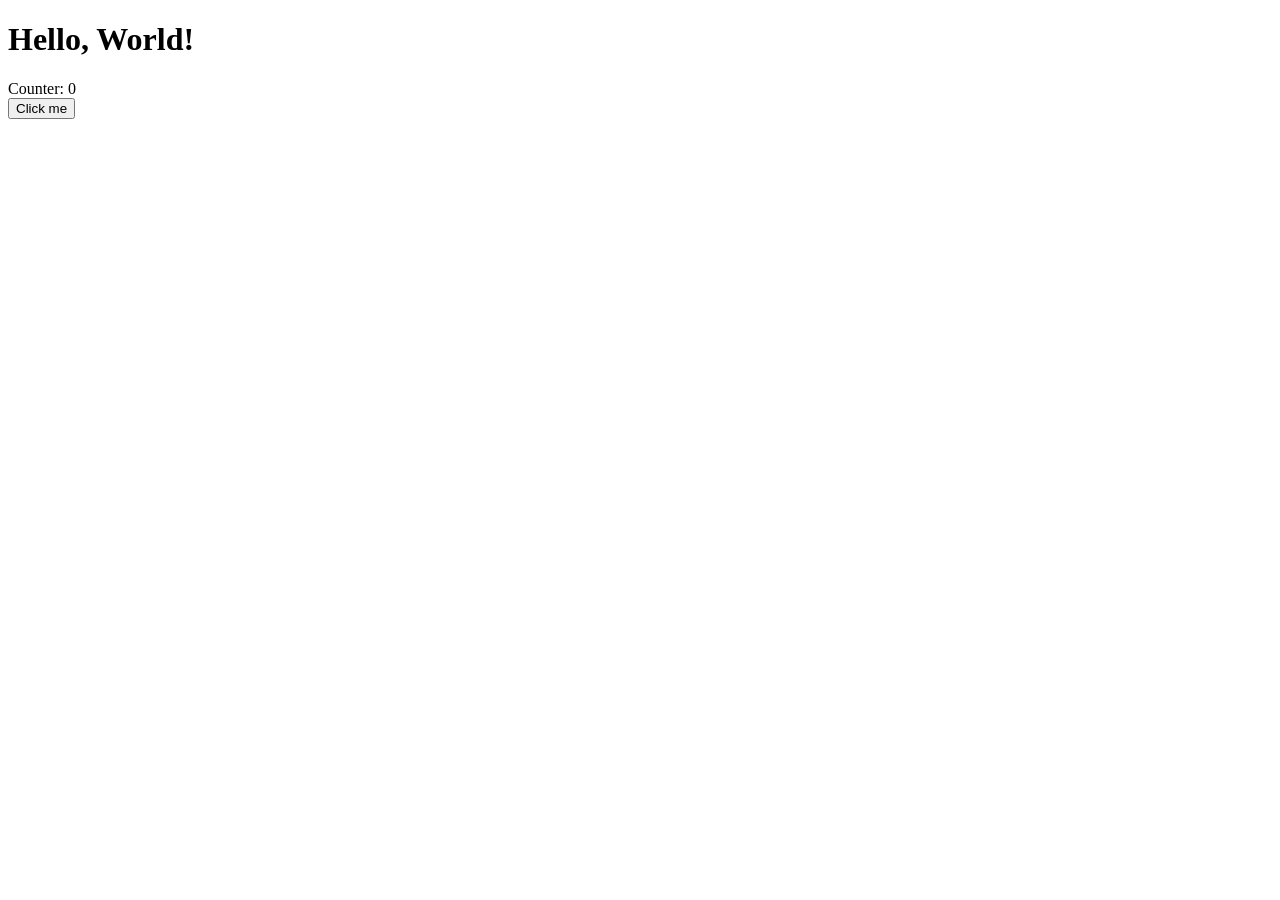
<file: demo/demo-app.html>
<!DOCTYPE html>
<html lang="en">
<head>
  <meta charset="UTF-8">
  <meta name="viewport" content="width=device-width, initial-scale=1.0">
  <title>TypeScript Demo</title>
</head>
<body>
  <script type="module">
function greet(name) { return "Hello, " + name + "!"; }
let heading = greet("World");
let headingEl = document.createElement("h1");
headingEl.textContent = heading;
document.body.appendChild(headingEl);
let counter = 0;
let counterDiv = document.createElement("div");
counterDiv.id = "counter";
counterDiv.textContent = "Counter: " + counter;
document.body.appendChild(counterDiv);
let btn = document.createElement("button");
btn.textContent = "Click me";
btn.onclick = function() { counter = counter + 1;
let el = document.getElementById("counter");
if (el) { el.textContent = "Counter: " + counter; } else {  } };
document.body.appendChild(btn);
</script>
</body>
</html>
</file>
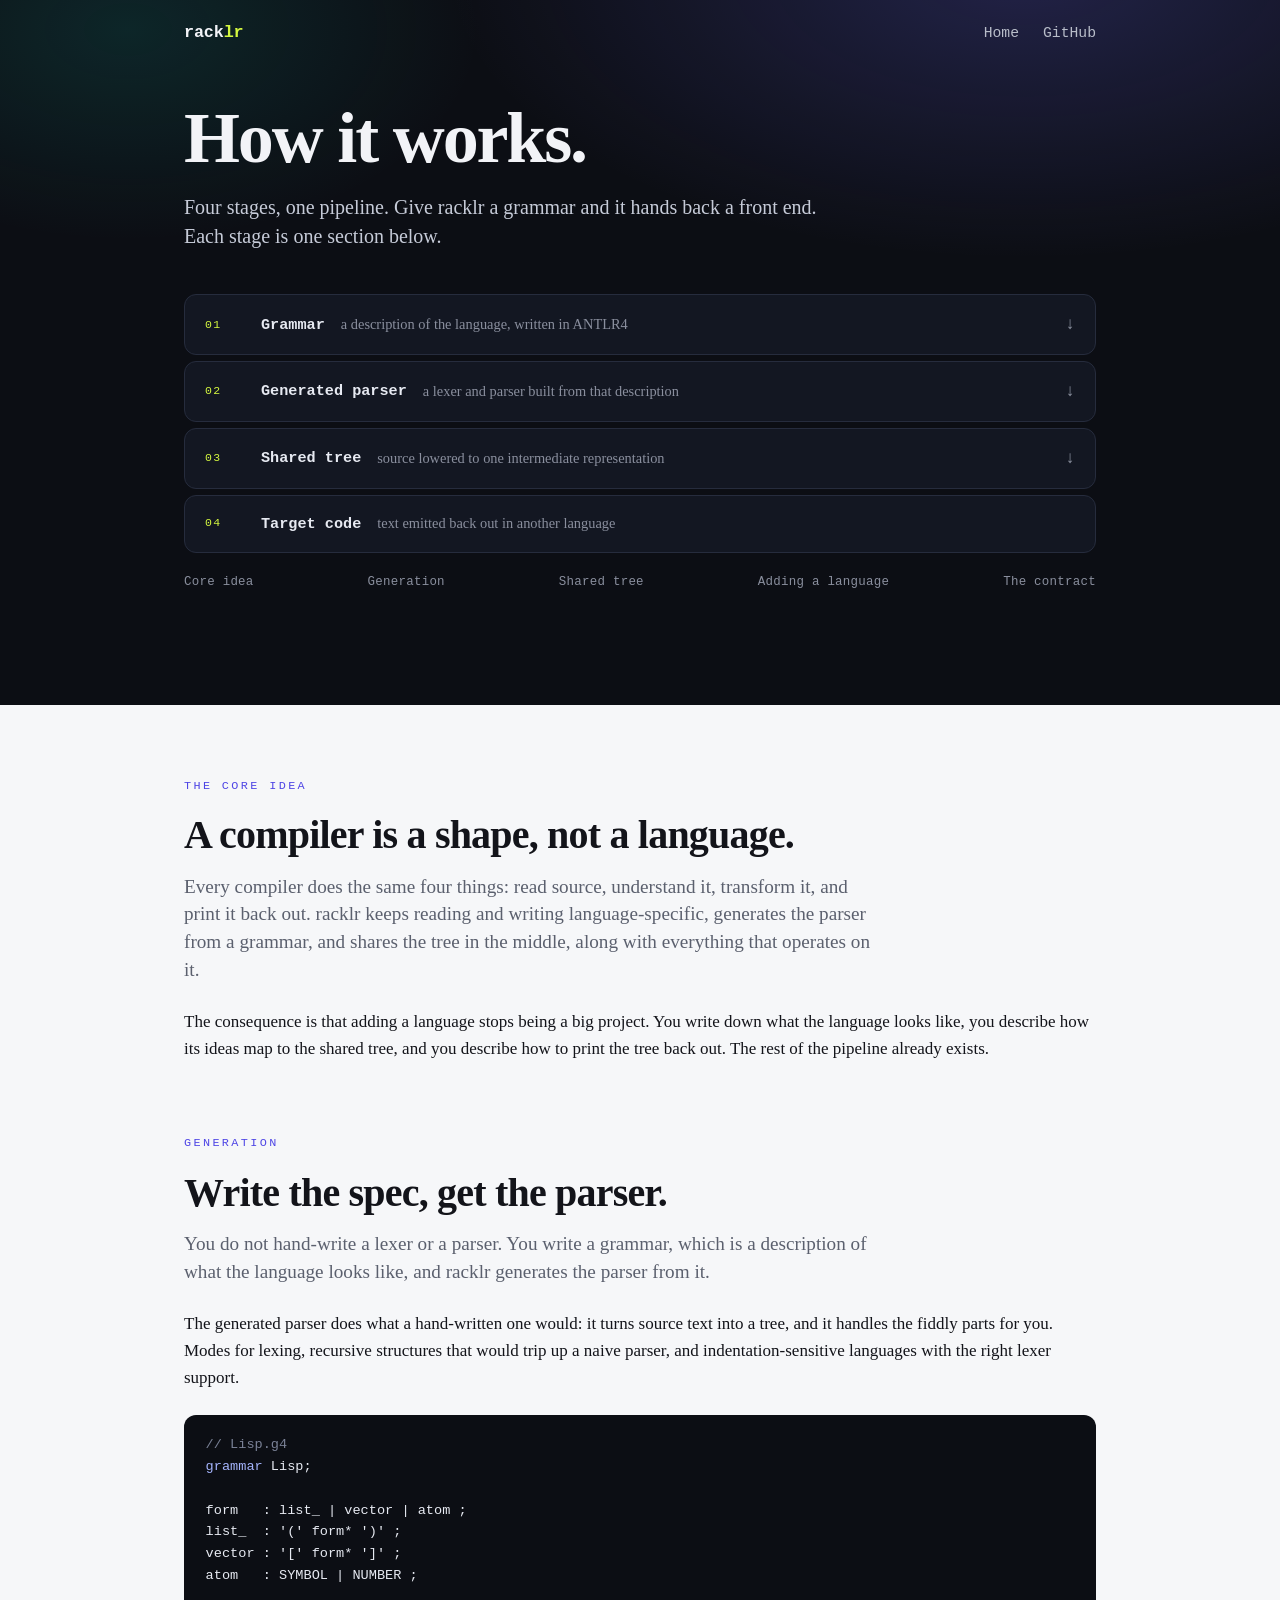
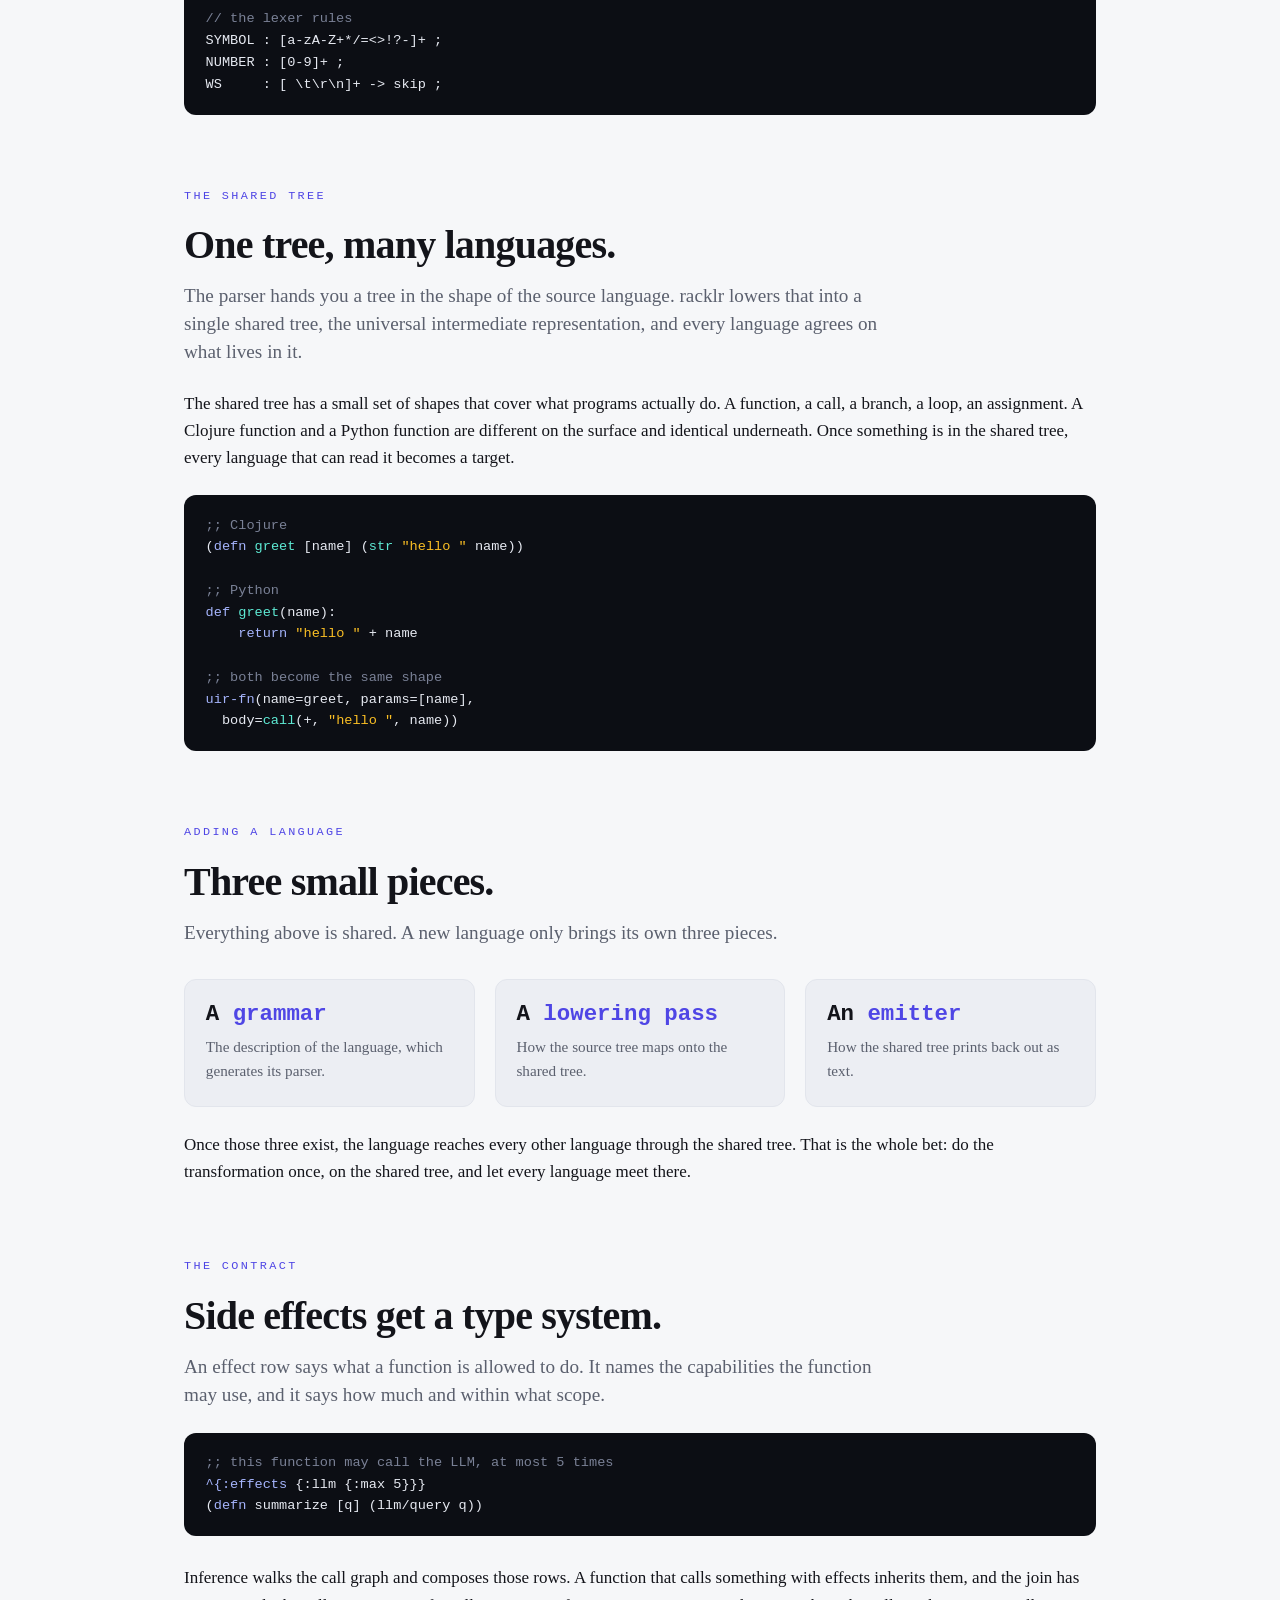
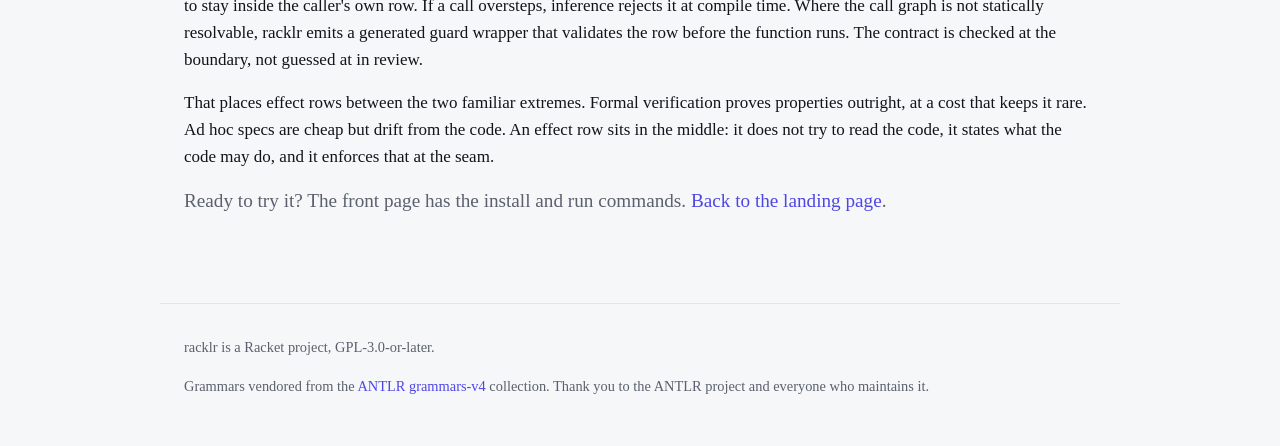
<file: docs/how-it-works.html>
<!doctype html>
<html lang="en">
<head>
<meta charset="utf-8">
<meta name="viewport" content="width=device-width, initial-scale=1">
<title>How racklr works: grammar in, compiler out</title>
<meta name="description" content="How racklr works: a grammar generates the parser, source lowers to one shared tree, and effect rows put a readable boundary on what generated code may do.">
<meta property="og:title" content="How racklr works: grammar in, compiler out">
<meta property="og:description" content="A grammar generates the parser, source lowers to one shared tree, and effect rows put a readable boundary on what generated code may do.">
<meta property="og:type" content="website">
<meta name="twitter:card" content="summary">
<style>
  :root {
    --dark: #0c0e14;
    --dark-2: #131722;
    --ink: #13141a;
    --ink-soft: #5b606e;
    --bg: #f6f7f9;
    --bg-2: #eceef3;
    --rule: #e2e5ec;
    --acid: #d4f73f;
    --indigo: #4f46e5;
    --teal: #14b8a6;
    --mono: ui-monospace, "SFMono-Regular", "SF Mono", Menlo, Consolas, monospace;
    --serif: "Iowan Old Style", Charter, "Bitstream Charter", Georgia, "Times New Roman", serif;
  }

  * { box-sizing: border-box; }
  html { scroll-behavior: smooth; }

  body {
    margin: 0;
    background: var(--bg);
    color: var(--ink);
    font-family: var(--serif);
    font-size: 17px;
    line-height: 1.6;
    -webkit-font-smoothing: antialiased;
    text-rendering: optimizeLegibility;
  }

  .wrap { max-width: 60rem; margin: 0 auto; padding-inline: 1.5rem; }

  a { color: var(--indigo); text-decoration: none; }
  a:hover { text-decoration: underline; }

  code {
    font-family: var(--mono);
    font-size: 0.86em;
    background: var(--bg-2);
    padding: 0.12em 0.35em;
    border-radius: 4px;
  }

  /* ── Hero ─────────────────────────────────────────────── */

  .hero {
    background:
      radial-gradient(60rem 30rem at 80% -10%, rgba(111,107,255,0.22), transparent 60%),
      radial-gradient(40rem 24rem at 10% 10%, rgba(20,184,166,0.14), transparent 55%),
      var(--dark);
    color: #f2f3f7;
    padding: 1.25rem 0 2.75rem;
    overflow: hidden;
  }

  nav {
    display: flex;
    align-items: center;
    justify-content: space-between;
    margin-bottom: 3.5rem;
  }

  .logo {
    font-family: var(--mono);
    font-weight: 700;
    font-size: 1.05rem;
    letter-spacing: -0.01em;
    color: #f2f3f7;
  }
  .logo .mark { color: var(--acid); }

  .nav-links { display: flex; gap: 1.5rem; align-items: center; }
  .nav-links a { color: #b8bdc9; font-size: 0.92rem; font-family: var(--mono); }
  .nav-links a:hover { color: #f2f3f7; }

  h1 {
    font-size: clamp(2.6rem, 7vw, 4.5rem);
    line-height: 0.98;
    margin: 0 0 1.25rem;
    font-weight: 800;
    letter-spacing: -0.03em;
  }

  .lede {
    font-size: 1.25rem;
    line-height: 1.42;
    color: #c6cbd8;
    max-width: 40rem;
    margin: 0;
  }

  /* ── Pipeline diagram ─────────────────────────────────── */

  .pipeline-zone {
    background: var(--dark);
    padding: 0 0 3.5rem;
    margin-bottom: 4.5rem;
  }

  .pipeline {
    display: grid;
    grid-template-columns: 1fr;
    gap: 0.35rem;
    margin: 0 0 1.25rem;
  }

  .stage {
    display: flex;
    align-items: center;
    gap: 1rem;
    background: var(--dark-2);
    border: 1px solid #262c3d;
    border-radius: 12px;
    padding: 1rem 1.25rem;
  }

  .stage .n {
    font-family: var(--mono);
    font-size: 0.72rem;
    color: var(--acid);
    letter-spacing: 0.12em;
    min-width: 2.5rem;
  }

  .stage .what {
    font-family: var(--mono);
    font-weight: 600;
    color: #e7eaf2;
    font-size: 0.95rem;
  }

  .stage .how {
    color: #8a8f9e;
    font-size: 0.9rem;
  }

  .stage .down {
    margin-left: auto;
    color: #8a8f9e;
    font-family: var(--mono);
  }

  .subnav {
    display: flex;
    flex-wrap: wrap;
    gap: 0.4rem 1.25rem;
  }
  .subnav a {
    font-family: var(--mono);
    font-size: 0.78rem;
    letter-spacing: 0.02em;
    color: #8a8f9e;
  }
  .subnav a:hover { color: #f2f3f7; }

  /* ── Sections ─────────────────────────────────────────── */

  main { padding-bottom: 1rem; }

  section { margin-bottom: 4.5rem; }

  .section-head {
    font-family: var(--mono);
    font-size: 0.74rem;
    text-transform: uppercase;
    letter-spacing: 0.2em;
    color: var(--indigo);
    margin: 0 0 1.1rem;
  }

  h2 {
    font-size: clamp(1.8rem, 4vw, 2.5rem);
    line-height: 1.08;
    margin: 0 0 1rem;
    font-weight: 800;
    letter-spacing: -0.02em;
  }

  p { margin: 0 0 1rem; }

  .lede-light {
    font-size: 1.2rem;
    line-height: 1.45;
    color: var(--ink-soft);
    max-width: 44rem;
    margin: 0 0 1.5rem;
  }

  .facts {
    display: grid;
    grid-template-columns: repeat(3, 1fr);
    gap: 1.25rem;
    margin: 2rem 0 1.5rem;
  }

  .fact {
    background: var(--bg-2);
    border: 1px solid var(--rule);
    border-radius: 12px;
    padding: 1.4rem 1.3rem;
  }

  .fact .t {
    font-family: var(--mono);
    font-size: 1.4rem;
    font-weight: 700;
    color: var(--ink);
    display: block;
    line-height: 1.1;
    margin-bottom: 0.5rem;
  }
  .fact .t span { color: var(--indigo); }
  .fact p { margin: 0; color: var(--ink-soft); font-size: 0.95rem; }

  pre.code {
    background: var(--dark);
    color: #e7eaf2;
    border-radius: 12px;
    padding: 1.2rem 1.35rem;
    overflow-x: auto;
    font-family: var(--mono);
    font-size: 0.85rem;
    line-height: 1.6;
    margin: 1.5rem 0 1.75rem;
  }
  pre.code code { background: none; padding: 0; font-size: inherit; color: inherit; }
  pre.code .c { color: #7a8196; }
  pre.code .kw { color: #a5b4fc; }
  pre.code .s { color: #fbbf24; }
  pre.code .fn { color: #5eead4; }

  /* ── Footer ───────────────────────────────────────────── */

  footer {
    border-top: 1px solid var(--rule);
    padding: 2rem 0 3rem;
    color: var(--ink-soft);
    font-size: 0.9rem;
    display: flex;
    justify-content: space-between;
    gap: 1rem;
    flex-wrap: wrap;
  }

  /* ── Dark mode ────────────────────────────────────────── */

  @media (prefers-color-scheme: dark) {
    :root {
      --bg: #101318;
      --bg-2: #171b24;
      --ink: #eef0f5;
      --ink-soft: #a3a9b8;
      --rule: #262c3a;
      --indigo: #a5b4fc;
    }
    .pipeline-zone { border-bottom: 1px solid #1d2331; }
    .fact { background: var(--bg-2); border-color: var(--rule); }
    pre.code { background: #0b0d13; }
    code { background: var(--bg-2); }
    .stage { background: #0e1118; }
  }

  @media (max-width: 720px) {
    .facts { grid-template-columns: 1fr; }
    .stage { flex-wrap: wrap; }
    .stage .down { display: none; }
  }
</style>
</head>
<body>

<header class="hero">
  <div class="wrap">
    <nav>
      <span class="logo">rack<span class="mark">lr</span></span>
      <div class="nav-links">
        <a href="index.html">Home</a>
        <a href="https://github.com/racklr-dev/racklr">GitHub</a>
      </div>
    </nav>

    <h1>How it works.</h1>
    <p class="lede">
      Four stages, one pipeline. Give racklr a grammar and it hands back a front end. Each stage is
      one section below.
    </p>
  </div>
</header>

<main>
  <div class="pipeline-zone">
    <div class="wrap">
      <div class="pipeline">
        <div class="stage">
          <span class="n">01</span>
          <span class="what">Grammar</span>
          <span class="how">a description of the language, written in ANTLR4</span>
          <span class="down" aria-hidden="true">&darr;</span>
        </div>
        <div class="stage">
          <span class="n">02</span>
          <span class="what">Generated parser</span>
          <span class="how">a lexer and parser built from that description</span>
          <span class="down" aria-hidden="true">&darr;</span>
        </div>
        <div class="stage">
          <span class="n">03</span>
          <span class="what">Shared tree</span>
          <span class="how">source lowered to one intermediate representation</span>
          <span class="down" aria-hidden="true">&darr;</span>
        </div>
        <div class="stage">
          <span class="n">04</span>
          <span class="what">Target code</span>
          <span class="how">text emitted back out in another language</span>
        </div>
      </div>

      <nav class="subnav" aria-label="On this page">
        <a href="#core">Core idea</a>
        <a href="#generation">Generation</a>
        <a href="#tree">Shared tree</a>
        <a href="#adding">Adding a language</a>
        <a href="#contract">The contract</a>
      </nav>
    </div>
  </div>

  <div class="wrap">

    <section id="core">
      <p class="section-head">The core idea</p>
      <h2>A compiler is a shape, not a language.</h2>
      <p class="lede-light">
        Every compiler does the same four things: read source, understand it, transform it, and print
        it back out. racklr keeps reading and writing language-specific, generates the parser from a
        grammar, and shares the tree in the middle, along with everything that operates on it.
      </p>
      <p>
        The consequence is that adding a language stops being a big project. You write down what the
        language looks like, you describe how its ideas map to the shared tree, and you describe how
        to print the tree back out. The rest of the pipeline already exists.
      </p>
    </section>

    <section id="generation">
      <p class="section-head">Generation</p>
      <h2>Write the spec, get the parser.</h2>
      <p class="lede-light">
        You do not hand-write a lexer or a parser. You write a grammar, which is a description of
        what the language looks like, and racklr generates the parser from it.
      </p>
      <p>
        The generated parser does what a hand-written one would: it turns source text into a tree,
        and it handles the fiddly parts for you. Modes for lexing, recursive structures that would
        trip up a naive parser, and indentation-sensitive languages with the right lexer support.
      </p>
      <pre class="code"><span class="c">// Lisp.g4</span>
<span class="kw">grammar</span> Lisp;

form   : list_ | vector | atom ;
list_  : '(' form* ')' ;
vector : '[' form* ']' ;
atom   : SYMBOL | NUMBER ;

<span class="c">// the lexer rules</span>
SYMBOL : [a-zA-Z+*/=&lt;&gt;!?-]+ ;
NUMBER : [0-9]+ ;
WS     : [ \t\r\n]+ -> skip ;</pre>
    </section>

    <section id="tree">
      <p class="section-head">The shared tree</p>
      <h2>One tree, many languages.</h2>
      <p class="lede-light">
        The parser hands you a tree in the shape of the source language. racklr lowers that into a
        single shared tree, the universal intermediate representation, and every language agrees on
        what lives in it.
      </p>
      <p>
        The shared tree has a small set of shapes that cover what programs actually do. A function, a
        call, a branch, a loop, an assignment. A Clojure function and a Python function are different
        on the surface and identical underneath. Once something is in the shared tree, every language
        that can read it becomes a target.
      </p>
      <pre class="code"><span class="c">;; Clojure</span>
(<span class="kw">defn</span> <span class="fn">greet</span> [name] (<span class="fn">str</span> <span class="s">"hello "</span> name))

<span class="c">;; Python</span>
<span class="kw">def</span> <span class="fn">greet</span>(name):
    <span class="kw">return</span> <span class="s">"hello "</span> + name

<span class="c">;; both become the same shape</span>
<span class="kw">uir-fn</span>(name=greet, params=[name],
  body=<span class="fn">call</span>(+, <span class="s">"hello "</span>, name))</pre>
    </section>

    <section id="adding">
      <p class="section-head">Adding a language</p>
      <h2>Three small pieces.</h2>
      <p class="lede-light">
        Everything above is shared. A new language only brings its own three pieces.
      </p>
      <div class="facts">
        <div class="fact">
          <span class="t">A <span>grammar</span></span>
          <p>The description of the language, which generates its parser.</p>
        </div>
        <div class="fact">
          <span class="t">A <span>lowering pass</span></span>
          <p>How the source tree maps onto the shared tree.</p>
        </div>
        <div class="fact">
          <span class="t">An <span>emitter</span></span>
          <p>How the shared tree prints back out as text.</p>
        </div>
      </div>
      <p>
        Once those three exist, the language reaches every other language through the shared tree.
        That is the whole bet: do the transformation once, on the shared tree, and let every language
        meet there.
      </p>
    </section>

    <section id="contract">
      <p class="section-head">The contract</p>
      <h2>Side effects get a type system.</h2>
      <p class="lede-light">
        An effect row says what a function is allowed to do. It names the capabilities the function
        may use, and it says how much and within what scope.
      </p>
      <pre class="code"><span class="c">;; this function may call the LLM, at most 5 times</span>
<span class="kw">^{:effects</span> {:llm {:max 5}}}
(<span class="kw">defn</span> summarize [q] (llm/query q))</pre>
      <p>
        Inference walks the call graph and composes those rows. A function that calls something with
        effects inherits them, and the join has to stay inside the caller's own row. If a call
        oversteps, inference rejects it at compile time. Where the call graph is not statically
        resolvable, racklr emits a generated guard wrapper that validates the row before the function
        runs. The contract is checked at the boundary, not guessed at in review.
      </p>
      <p>
        That places effect rows between the two familiar extremes. Formal verification proves
        properties outright, at a cost that keeps it rare. Ad hoc specs are cheap but drift from the
        code. An effect row sits in the middle: it does not try to read the code, it states what the
        code may do, and it enforces that at the seam.
      </p>
      <p class="lede-light">
        Ready to try it? The front page has the install and run commands.
        <a href="index.html">Back to the landing page</a>.
      </p>
    </section>

  </div>
</main>

<footer class="wrap">
  <span>racklr is a Racket project, GPL-3.0-or-later.</span>
  <span>Grammars vendored from the <a href="https://github.com/antlr/grammars-v4">ANTLR grammars-v4</a> collection. Thank you to the ANTLR project and everyone who maintains it.</span>
</footer>

</body>
</html>
</file>
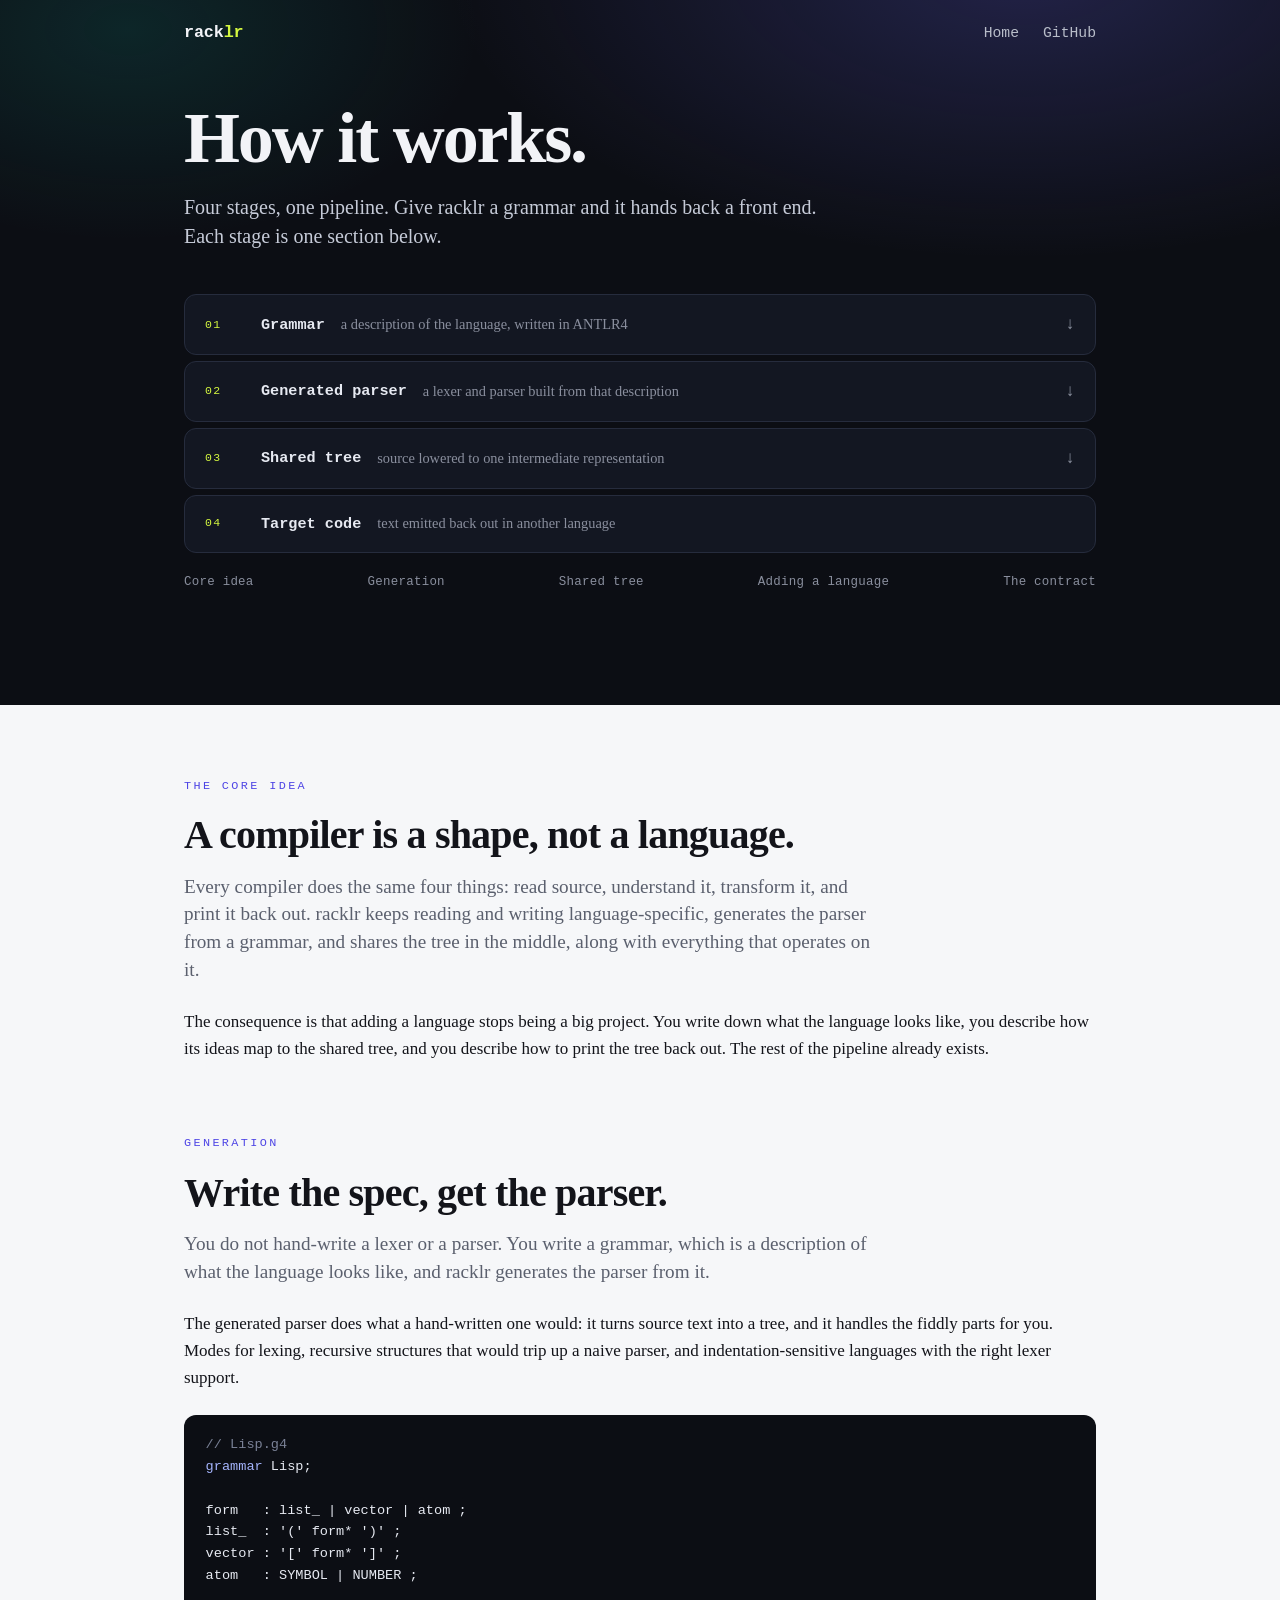
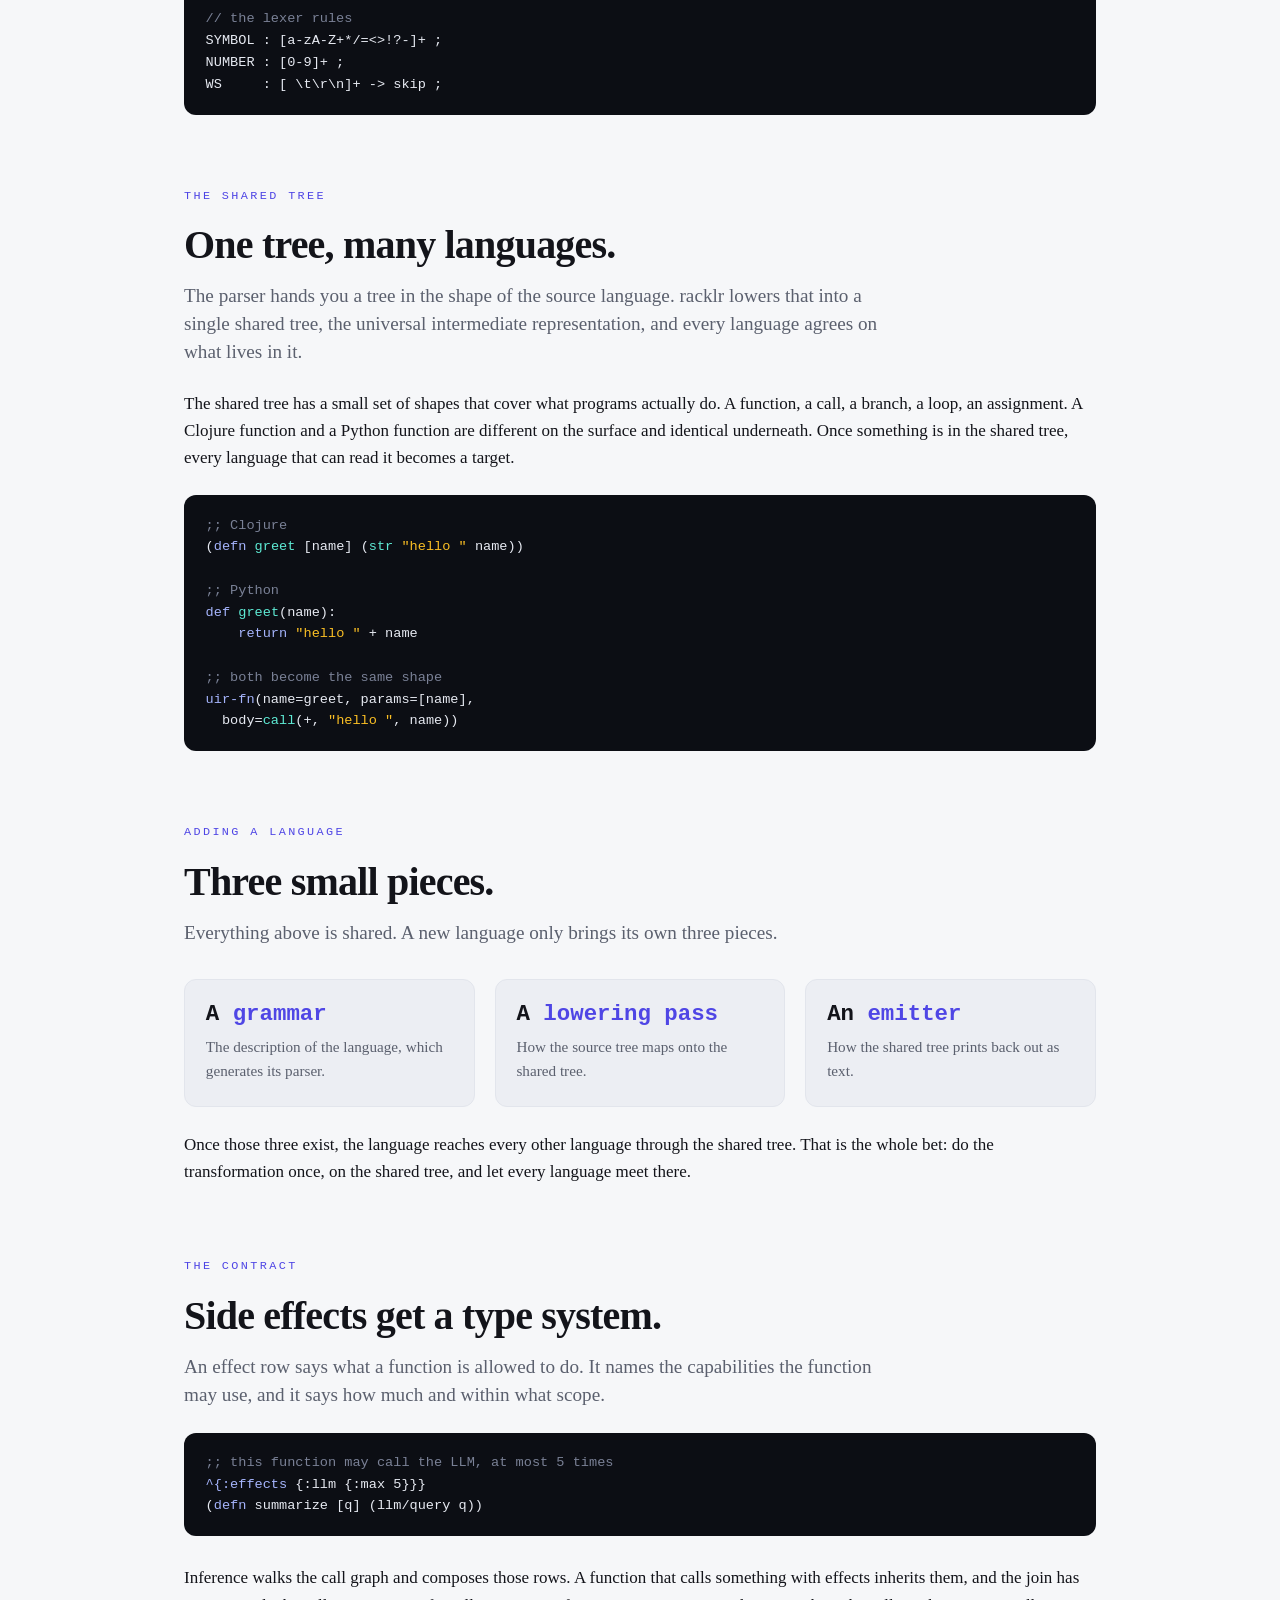
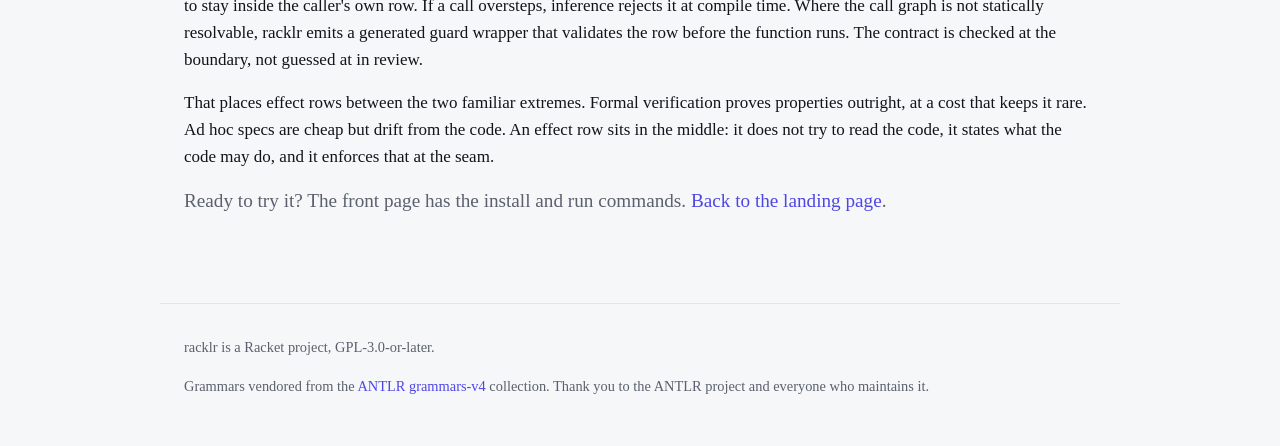
<file: website/how-it-works.html>
<!doctype html>
<html lang="en">
<head>
<meta charset="utf-8">
<meta name="viewport" content="width=device-width, initial-scale=1">
<title>How racklr works: grammar in, compiler out</title>
<meta name="description" content="How racklr works: a grammar generates the parser, source lowers to one shared tree, and effect rows put a readable boundary on what generated code may do.">
<meta property="og:title" content="How racklr works: grammar in, compiler out">
<meta property="og:description" content="A grammar generates the parser, source lowers to one shared tree, and effect rows put a readable boundary on what generated code may do.">
<meta property="og:type" content="website">
<meta name="twitter:card" content="summary">
<style>
  :root {
    --dark: #0c0e14;
    --dark-2: #131722;
    --ink: #13141a;
    --ink-soft: #5b606e;
    --bg: #f6f7f9;
    --bg-2: #eceef3;
    --rule: #e2e5ec;
    --acid: #d4f73f;
    --indigo: #4f46e5;
    --teal: #14b8a6;
    --mono: ui-monospace, "SFMono-Regular", "SF Mono", Menlo, Consolas, monospace;
    --serif: "Iowan Old Style", Charter, "Bitstream Charter", Georgia, "Times New Roman", serif;
  }

  * { box-sizing: border-box; }
  html { scroll-behavior: smooth; }

  body {
    margin: 0;
    background: var(--bg);
    color: var(--ink);
    font-family: var(--serif);
    font-size: 17px;
    line-height: 1.6;
    -webkit-font-smoothing: antialiased;
    text-rendering: optimizeLegibility;
  }

  .wrap { max-width: 60rem; margin: 0 auto; padding-inline: 1.5rem; }

  a { color: var(--indigo); text-decoration: none; }
  a:hover { text-decoration: underline; }

  code {
    font-family: var(--mono);
    font-size: 0.86em;
    background: var(--bg-2);
    padding: 0.12em 0.35em;
    border-radius: 4px;
  }

  /* ── Hero ─────────────────────────────────────────────── */

  .hero {
    background:
      radial-gradient(60rem 30rem at 80% -10%, rgba(111,107,255,0.22), transparent 60%),
      radial-gradient(40rem 24rem at 10% 10%, rgba(20,184,166,0.14), transparent 55%),
      var(--dark);
    color: #f2f3f7;
    padding: 1.25rem 0 2.75rem;
    overflow: hidden;
  }

  nav {
    display: flex;
    align-items: center;
    justify-content: space-between;
    margin-bottom: 3.5rem;
  }

  .logo {
    font-family: var(--mono);
    font-weight: 700;
    font-size: 1.05rem;
    letter-spacing: -0.01em;
    color: #f2f3f7;
  }
  .logo .mark { color: var(--acid); }

  .nav-links { display: flex; gap: 1.5rem; align-items: center; }
  .nav-links a { color: #b8bdc9; font-size: 0.92rem; font-family: var(--mono); }
  .nav-links a:hover { color: #f2f3f7; }

  h1 {
    font-size: clamp(2.6rem, 7vw, 4.5rem);
    line-height: 0.98;
    margin: 0 0 1.25rem;
    font-weight: 800;
    letter-spacing: -0.03em;
  }

  .lede {
    font-size: 1.25rem;
    line-height: 1.42;
    color: #c6cbd8;
    max-width: 40rem;
    margin: 0;
  }

  /* ── Pipeline diagram ─────────────────────────────────── */

  .pipeline-zone {
    background: var(--dark);
    padding: 0 0 3.5rem;
    margin-bottom: 4.5rem;
  }

  .pipeline {
    display: grid;
    grid-template-columns: 1fr;
    gap: 0.35rem;
    margin: 0 0 1.25rem;
  }

  .stage {
    display: flex;
    align-items: center;
    gap: 1rem;
    background: var(--dark-2);
    border: 1px solid #262c3d;
    border-radius: 12px;
    padding: 1rem 1.25rem;
  }

  .stage .n {
    font-family: var(--mono);
    font-size: 0.72rem;
    color: var(--acid);
    letter-spacing: 0.12em;
    min-width: 2.5rem;
  }

  .stage .what {
    font-family: var(--mono);
    font-weight: 600;
    color: #e7eaf2;
    font-size: 0.95rem;
  }

  .stage .how {
    color: #8a8f9e;
    font-size: 0.9rem;
  }

  .stage .down {
    margin-left: auto;
    color: #8a8f9e;
    font-family: var(--mono);
  }

  .subnav {
    display: flex;
    flex-wrap: wrap;
    gap: 0.4rem 1.25rem;
  }
  .subnav a {
    font-family: var(--mono);
    font-size: 0.78rem;
    letter-spacing: 0.02em;
    color: #8a8f9e;
  }
  .subnav a:hover { color: #f2f3f7; }

  /* ── Sections ─────────────────────────────────────────── */

  main { padding-bottom: 1rem; }

  section { margin-bottom: 4.5rem; }

  .section-head {
    font-family: var(--mono);
    font-size: 0.74rem;
    text-transform: uppercase;
    letter-spacing: 0.2em;
    color: var(--indigo);
    margin: 0 0 1.1rem;
  }

  h2 {
    font-size: clamp(1.8rem, 4vw, 2.5rem);
    line-height: 1.08;
    margin: 0 0 1rem;
    font-weight: 800;
    letter-spacing: -0.02em;
  }

  p { margin: 0 0 1rem; }

  .lede-light {
    font-size: 1.2rem;
    line-height: 1.45;
    color: var(--ink-soft);
    max-width: 44rem;
    margin: 0 0 1.5rem;
  }

  .facts {
    display: grid;
    grid-template-columns: repeat(3, 1fr);
    gap: 1.25rem;
    margin: 2rem 0 1.5rem;
  }

  .fact {
    background: var(--bg-2);
    border: 1px solid var(--rule);
    border-radius: 12px;
    padding: 1.4rem 1.3rem;
  }

  .fact .t {
    font-family: var(--mono);
    font-size: 1.4rem;
    font-weight: 700;
    color: var(--ink);
    display: block;
    line-height: 1.1;
    margin-bottom: 0.5rem;
  }
  .fact .t span { color: var(--indigo); }
  .fact p { margin: 0; color: var(--ink-soft); font-size: 0.95rem; }

  pre.code {
    background: var(--dark);
    color: #e7eaf2;
    border-radius: 12px;
    padding: 1.2rem 1.35rem;
    overflow-x: auto;
    font-family: var(--mono);
    font-size: 0.85rem;
    line-height: 1.6;
    margin: 1.5rem 0 1.75rem;
  }
  pre.code code { background: none; padding: 0; font-size: inherit; color: inherit; }
  pre.code .c { color: #7a8196; }
  pre.code .kw { color: #a5b4fc; }
  pre.code .s { color: #fbbf24; }
  pre.code .fn { color: #5eead4; }

  /* ── Footer ───────────────────────────────────────────── */

  footer {
    border-top: 1px solid var(--rule);
    padding: 2rem 0 3rem;
    color: var(--ink-soft);
    font-size: 0.9rem;
    display: flex;
    justify-content: space-between;
    gap: 1rem;
    flex-wrap: wrap;
  }

  /* ── Dark mode ────────────────────────────────────────── */

  @media (prefers-color-scheme: dark) {
    :root {
      --bg: #101318;
      --bg-2: #171b24;
      --ink: #eef0f5;
      --ink-soft: #a3a9b8;
      --rule: #262c3a;
      --indigo: #a5b4fc;
    }
    .pipeline-zone { border-bottom: 1px solid #1d2331; }
    .fact { background: var(--bg-2); border-color: var(--rule); }
    pre.code { background: #0b0d13; }
    code { background: var(--bg-2); }
    .stage { background: #0e1118; }
  }

  @media (max-width: 720px) {
    .facts { grid-template-columns: 1fr; }
    .stage { flex-wrap: wrap; }
    .stage .down { display: none; }
  }
</style>
</head>
<body>

<header class="hero">
  <div class="wrap">
    <nav>
      <span class="logo">rack<span class="mark">lr</span></span>
      <div class="nav-links">
        <a href="index.html">Home</a>
        <a href="https://github.com/allen-munsch/racklr">GitHub</a>
      </div>
    </nav>

    <h1>How it works.</h1>
    <p class="lede">
      Four stages, one pipeline. Give racklr a grammar and it hands back a front end. Each stage is
      one section below.
    </p>
  </div>
</header>

<main>
  <div class="pipeline-zone">
    <div class="wrap">
      <div class="pipeline">
        <div class="stage">
          <span class="n">01</span>
          <span class="what">Grammar</span>
          <span class="how">a description of the language, written in ANTLR4</span>
          <span class="down" aria-hidden="true">&darr;</span>
        </div>
        <div class="stage">
          <span class="n">02</span>
          <span class="what">Generated parser</span>
          <span class="how">a lexer and parser built from that description</span>
          <span class="down" aria-hidden="true">&darr;</span>
        </div>
        <div class="stage">
          <span class="n">03</span>
          <span class="what">Shared tree</span>
          <span class="how">source lowered to one intermediate representation</span>
          <span class="down" aria-hidden="true">&darr;</span>
        </div>
        <div class="stage">
          <span class="n">04</span>
          <span class="what">Target code</span>
          <span class="how">text emitted back out in another language</span>
        </div>
      </div>

      <nav class="subnav" aria-label="On this page">
        <a href="#core">Core idea</a>
        <a href="#generation">Generation</a>
        <a href="#tree">Shared tree</a>
        <a href="#adding">Adding a language</a>
        <a href="#contract">The contract</a>
      </nav>
    </div>
  </div>

  <div class="wrap">

    <section id="core">
      <p class="section-head">The core idea</p>
      <h2>A compiler is a shape, not a language.</h2>
      <p class="lede-light">
        Every compiler does the same four things: read source, understand it, transform it, and print
        it back out. racklr keeps reading and writing language-specific, generates the parser from a
        grammar, and shares the tree in the middle, along with everything that operates on it.
      </p>
      <p>
        The consequence is that adding a language stops being a big project. You write down what the
        language looks like, you describe how its ideas map to the shared tree, and you describe how
        to print the tree back out. The rest of the pipeline already exists.
      </p>
    </section>

    <section id="generation">
      <p class="section-head">Generation</p>
      <h2>Write the spec, get the parser.</h2>
      <p class="lede-light">
        You do not hand-write a lexer or a parser. You write a grammar, which is a description of
        what the language looks like, and racklr generates the parser from it.
      </p>
      <p>
        The generated parser does what a hand-written one would: it turns source text into a tree,
        and it handles the fiddly parts for you. Modes for lexing, recursive structures that would
        trip up a naive parser, and indentation-sensitive languages with the right lexer support.
      </p>
      <pre class="code"><span class="c">// Lisp.g4</span>
<span class="kw">grammar</span> Lisp;

form   : list_ | vector | atom ;
list_  : '(' form* ')' ;
vector : '[' form* ']' ;
atom   : SYMBOL | NUMBER ;

<span class="c">// the lexer rules</span>
SYMBOL : [a-zA-Z+*/=&lt;&gt;!?-]+ ;
NUMBER : [0-9]+ ;
WS     : [ \t\r\n]+ -> skip ;</pre>
    </section>

    <section id="tree">
      <p class="section-head">The shared tree</p>
      <h2>One tree, many languages.</h2>
      <p class="lede-light">
        The parser hands you a tree in the shape of the source language. racklr lowers that into a
        single shared tree, the universal intermediate representation, and every language agrees on
        what lives in it.
      </p>
      <p>
        The shared tree has a small set of shapes that cover what programs actually do. A function, a
        call, a branch, a loop, an assignment. A Clojure function and a Python function are different
        on the surface and identical underneath. Once something is in the shared tree, every language
        that can read it becomes a target.
      </p>
      <pre class="code"><span class="c">;; Clojure</span>
(<span class="kw">defn</span> <span class="fn">greet</span> [name] (<span class="fn">str</span> <span class="s">"hello "</span> name))

<span class="c">;; Python</span>
<span class="kw">def</span> <span class="fn">greet</span>(name):
    <span class="kw">return</span> <span class="s">"hello "</span> + name

<span class="c">;; both become the same shape</span>
<span class="kw">uir-fn</span>(name=greet, params=[name],
  body=<span class="fn">call</span>(+, <span class="s">"hello "</span>, name))</pre>
    </section>

    <section id="adding">
      <p class="section-head">Adding a language</p>
      <h2>Three small pieces.</h2>
      <p class="lede-light">
        Everything above is shared. A new language only brings its own three pieces.
      </p>
      <div class="facts">
        <div class="fact">
          <span class="t">A <span>grammar</span></span>
          <p>The description of the language, which generates its parser.</p>
        </div>
        <div class="fact">
          <span class="t">A <span>lowering pass</span></span>
          <p>How the source tree maps onto the shared tree.</p>
        </div>
        <div class="fact">
          <span class="t">An <span>emitter</span></span>
          <p>How the shared tree prints back out as text.</p>
        </div>
      </div>
      <p>
        Once those three exist, the language reaches every other language through the shared tree.
        That is the whole bet: do the transformation once, on the shared tree, and let every language
        meet there.
      </p>
    </section>

    <section id="contract">
      <p class="section-head">The contract</p>
      <h2>Side effects get a type system.</h2>
      <p class="lede-light">
        An effect row says what a function is allowed to do. It names the capabilities the function
        may use, and it says how much and within what scope.
      </p>
      <pre class="code"><span class="c">;; this function may call the LLM, at most 5 times</span>
<span class="kw">^{:effects</span> {:llm {:max 5}}}
(<span class="kw">defn</span> summarize [q] (llm/query q))</pre>
      <p>
        Inference walks the call graph and composes those rows. A function that calls something with
        effects inherits them, and the join has to stay inside the caller's own row. If a call
        oversteps, inference rejects it at compile time. Where the call graph is not statically
        resolvable, racklr emits a generated guard wrapper that validates the row before the function
        runs. The contract is checked at the boundary, not guessed at in review.
      </p>
      <p>
        That places effect rows between the two familiar extremes. Formal verification proves
        properties outright, at a cost that keeps it rare. Ad hoc specs are cheap but drift from the
        code. An effect row sits in the middle: it does not try to read the code, it states what the
        code may do, and it enforces that at the seam.
      </p>
      <p class="lede-light">
        Ready to try it? The front page has the install and run commands.
        <a href="index.html">Back to the landing page</a>.
      </p>
    </section>

  </div>
</main>

<footer class="wrap">
  <span>racklr is a Racket project, GPL-3.0-or-later.</span>
  <span>Grammars vendored from the <a href="https://github.com/antlr/grammars-v4">ANTLR grammars-v4</a> collection. Thank you to the ANTLR project and everyone who maintains it.</span>
</footer>

</body>
</html>
</file>
